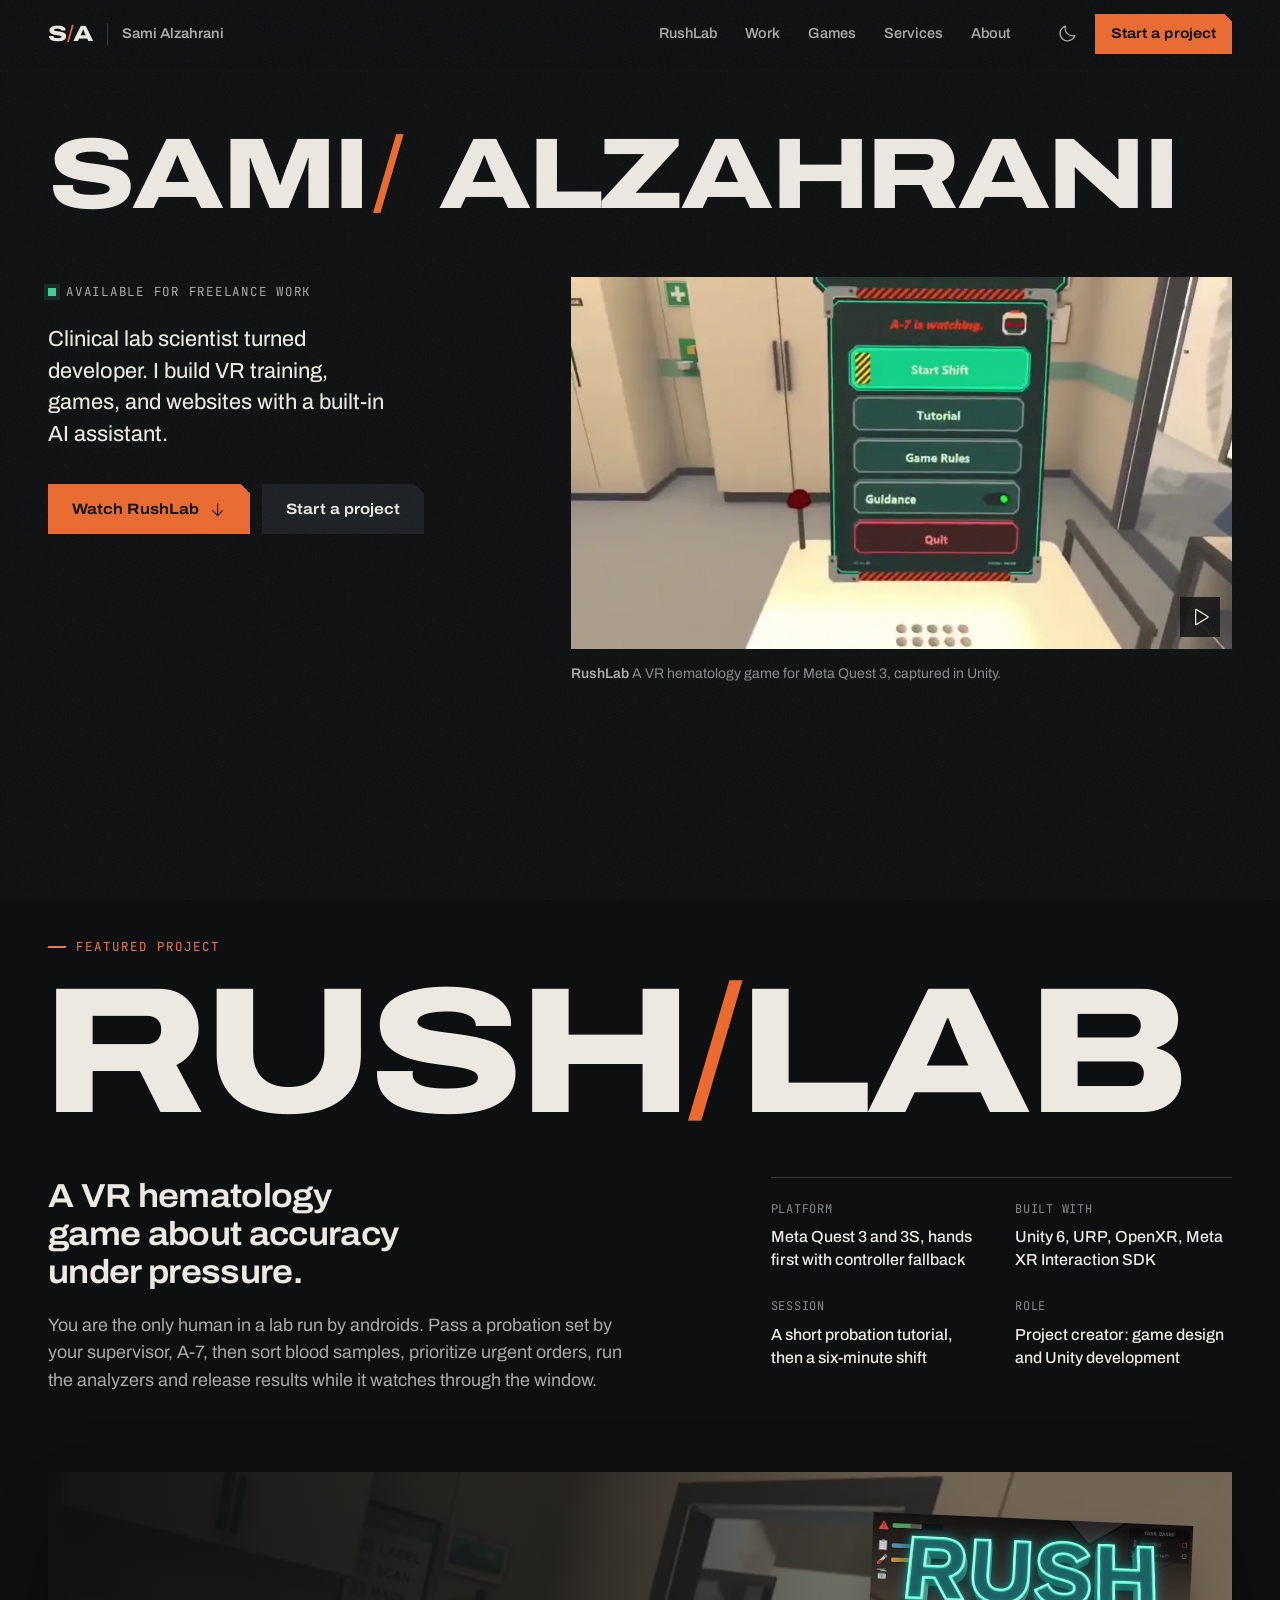
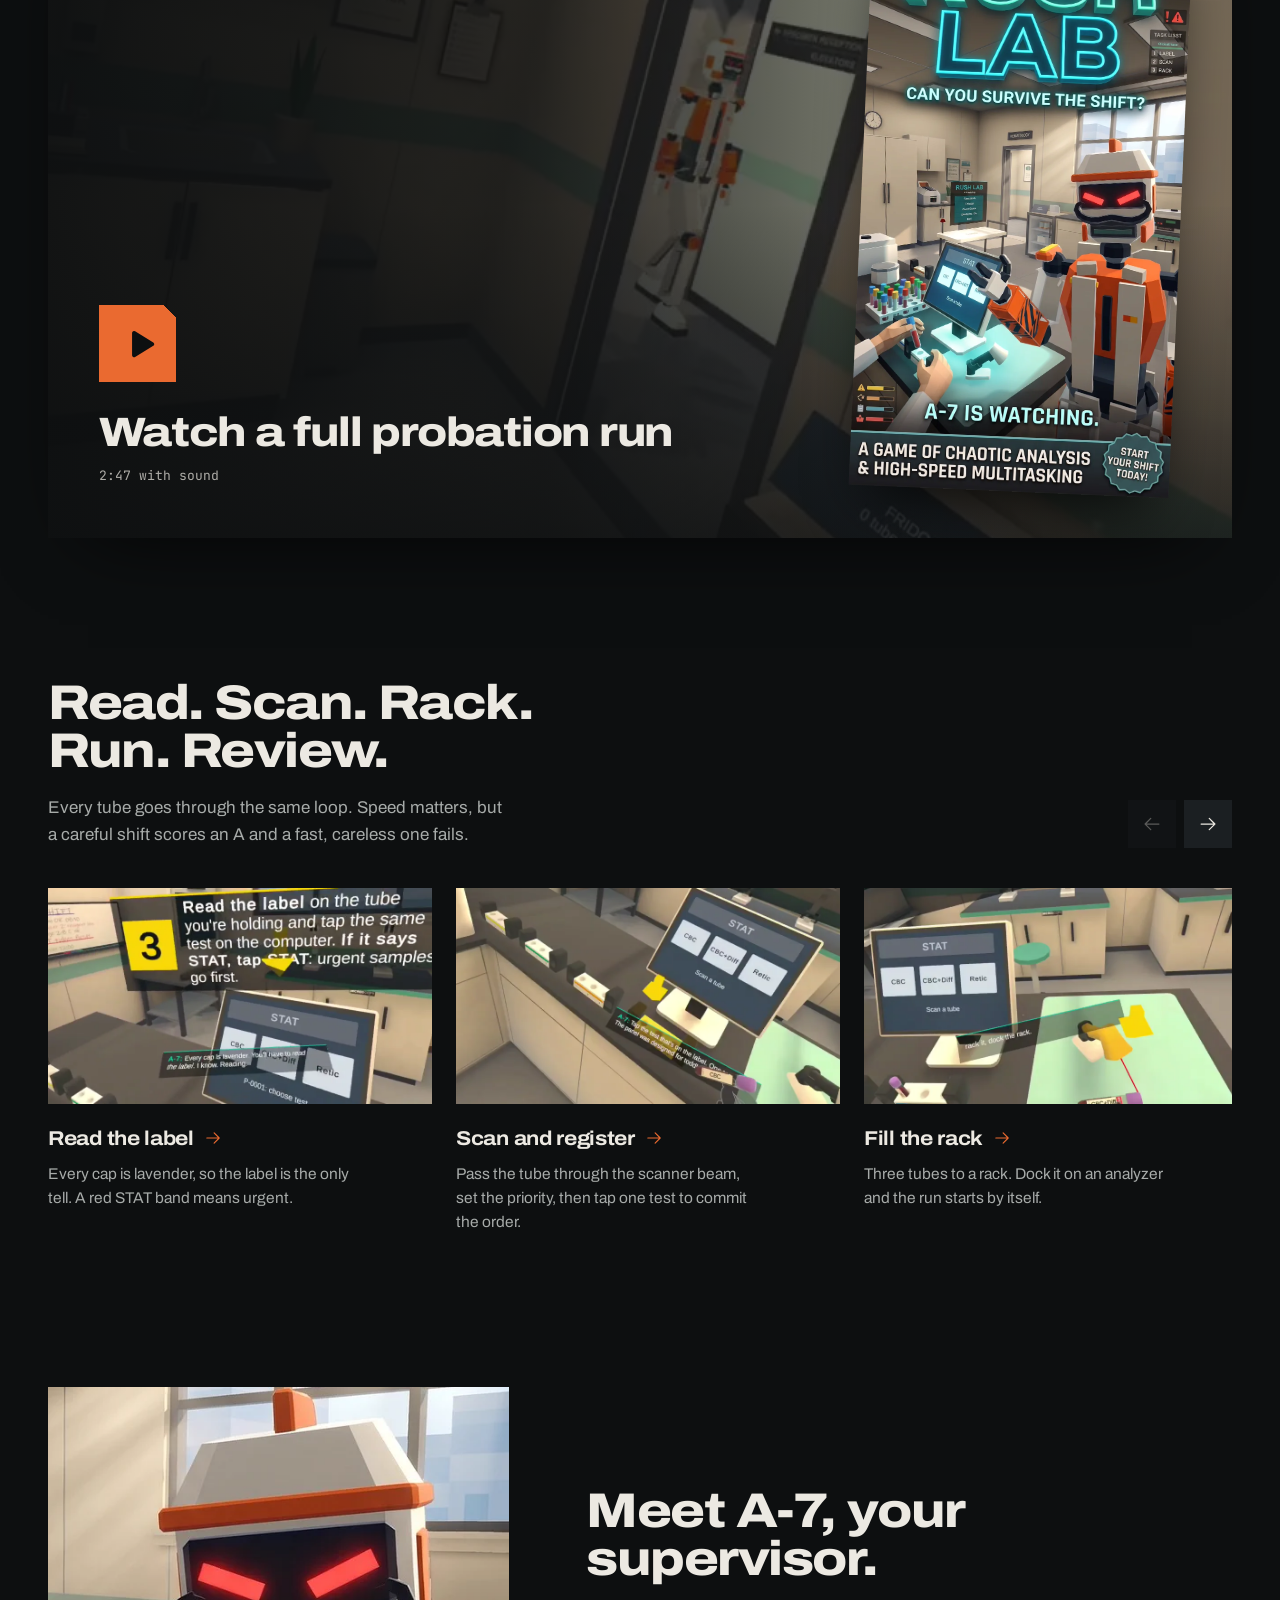
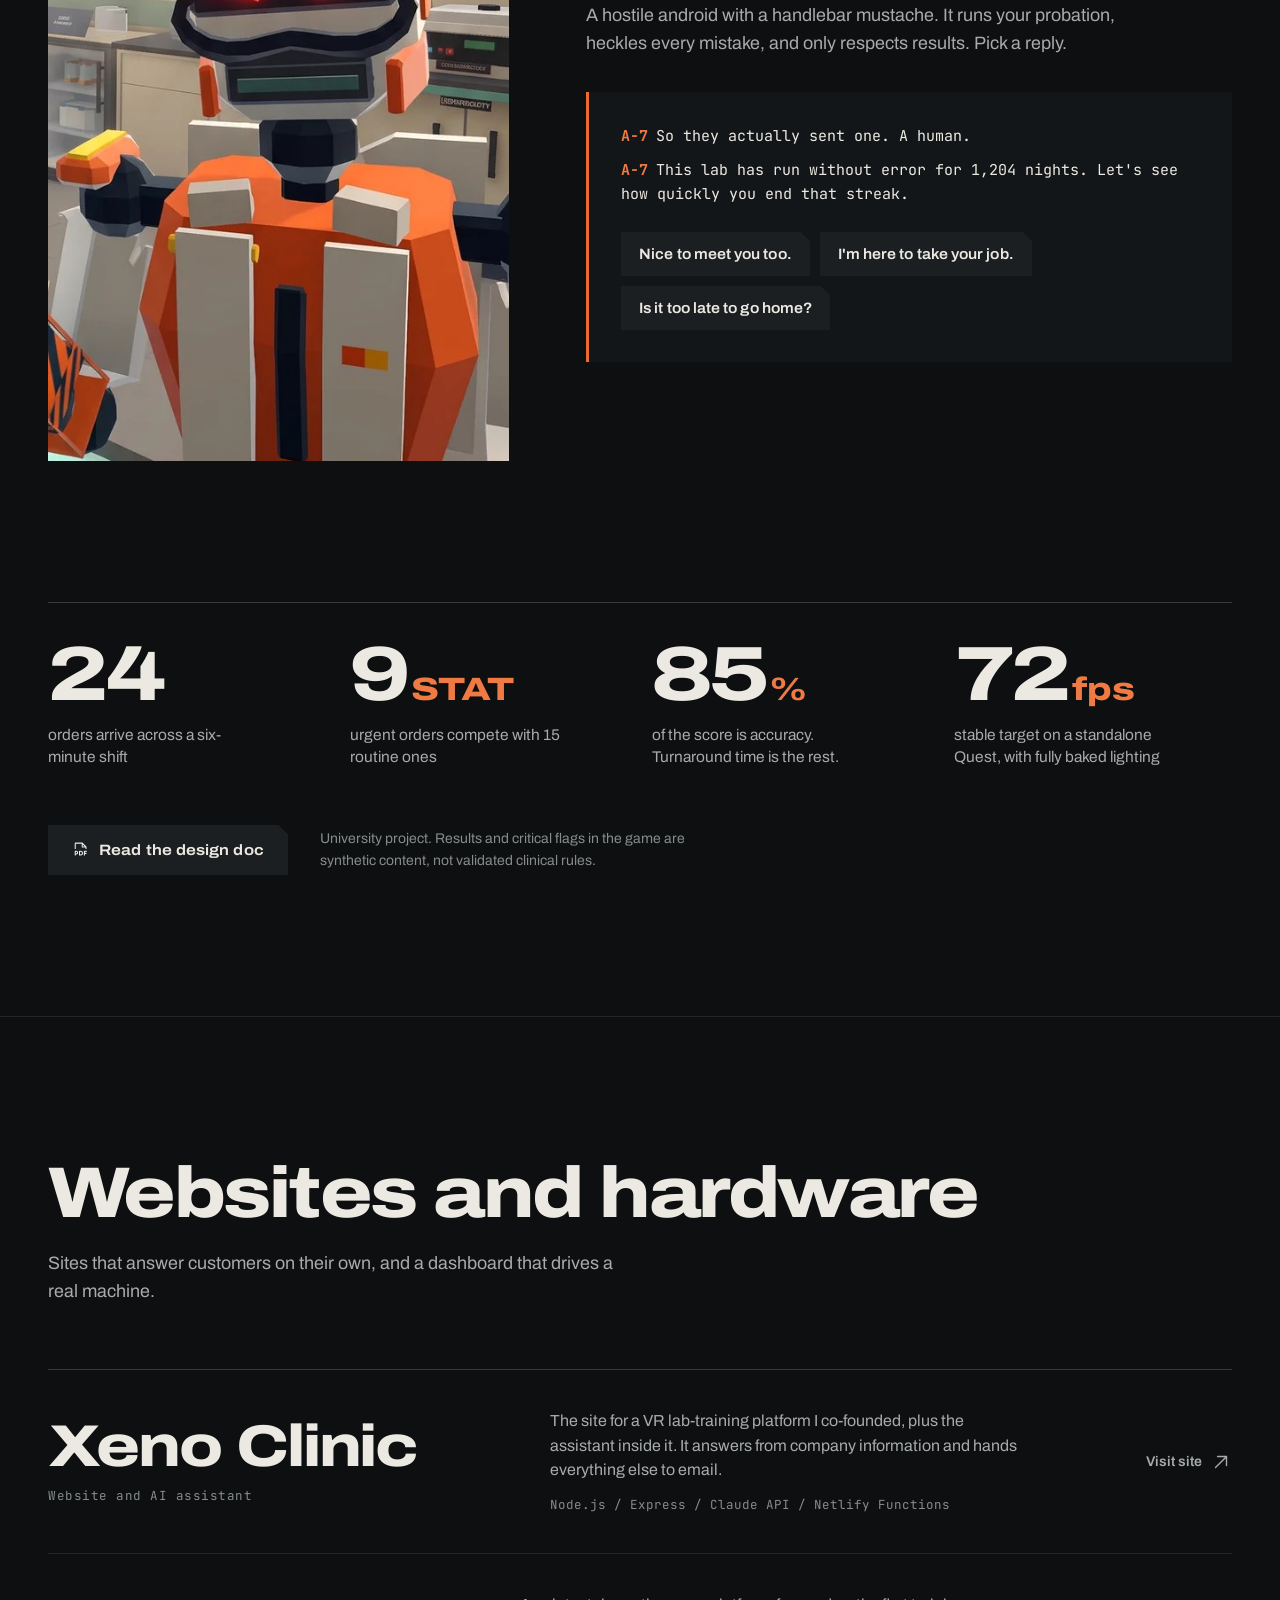
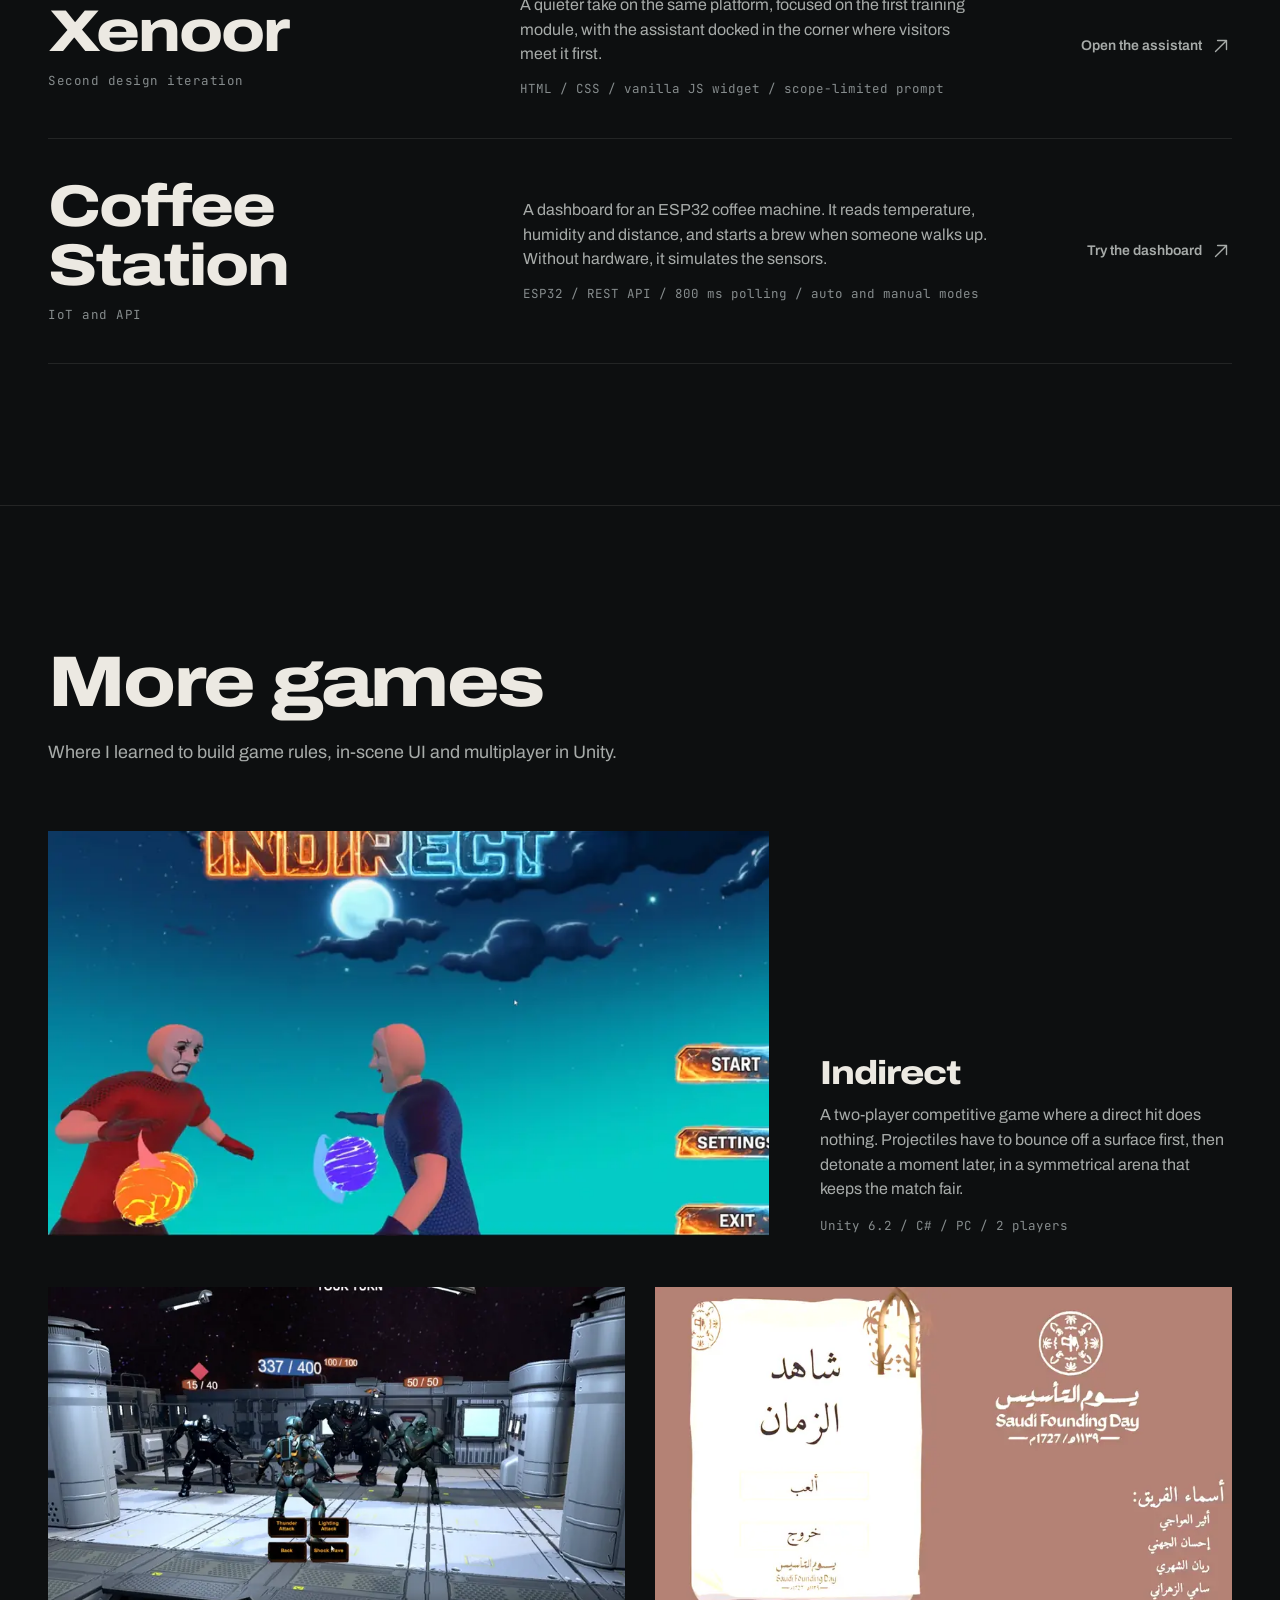
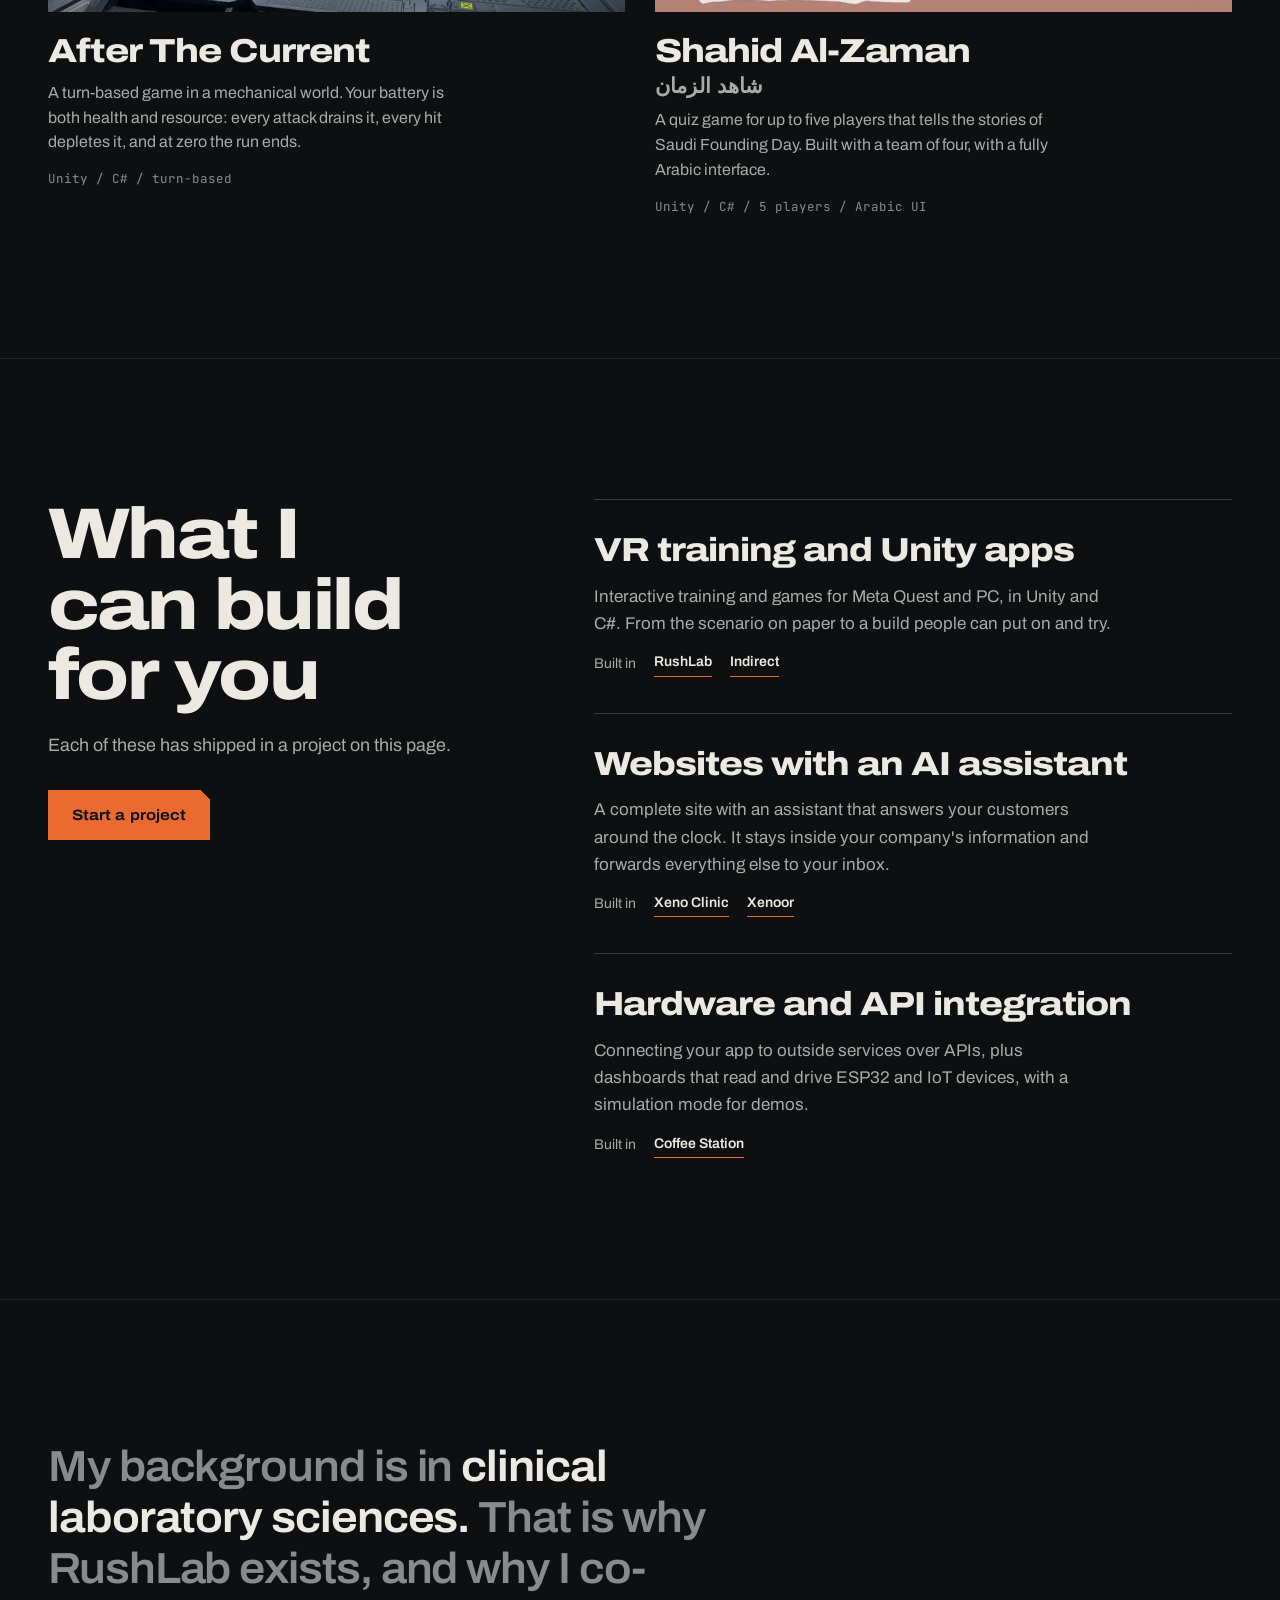
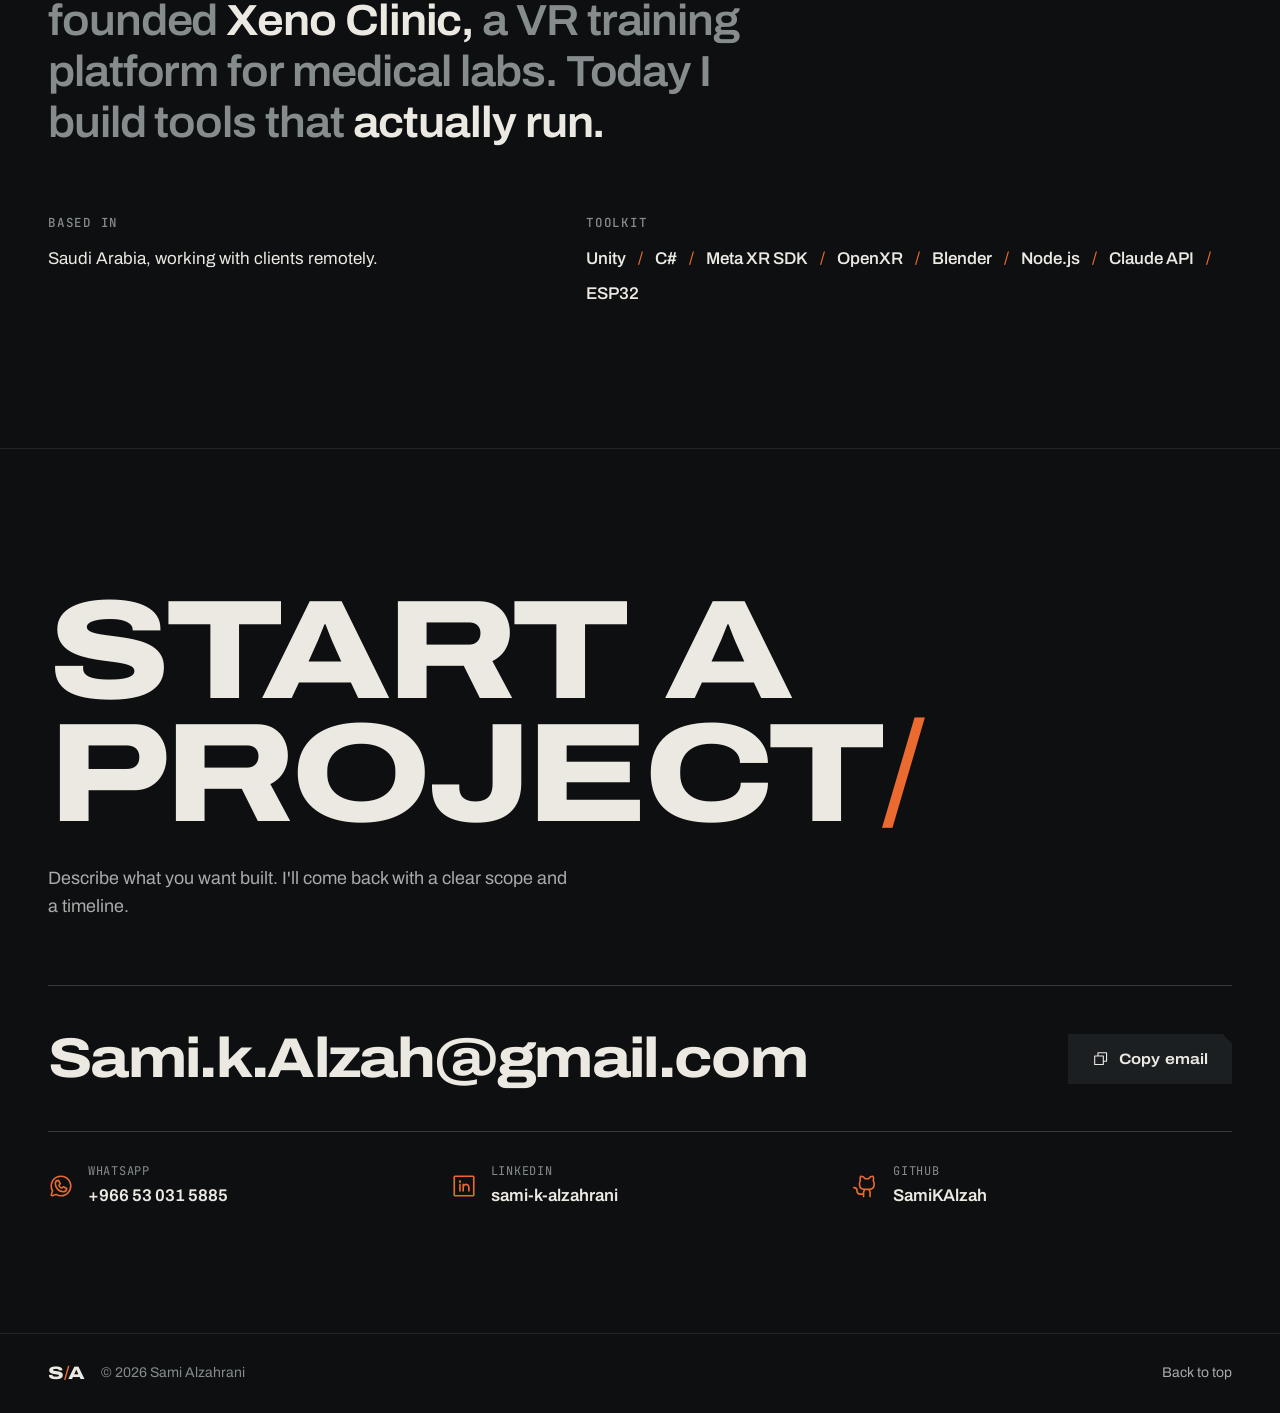
<file: index.html>
<!doctype html>
<html lang="en" dir="ltr">
<head>
<meta charset="utf-8">
<meta name="viewport" content="width=device-width, initial-scale=1">
<title>Sami Alzahrani | VR, games and web developer</title>
<meta name="description" content="Clinical lab scientist turned developer. Sami Alzahrani builds VR training, Unity games, websites with an AI assistant, and software that talks to hardware.">
<meta name="theme-color" content="#0d0f10">
<link rel="canonical" href="https://samikalzah.github.io/">
<meta property="og:type" content="website">
<meta property="og:title" content="Sami Alzahrani | VR, games and web developer">
<meta property="og:description" content="VR training, Unity games, websites with an AI assistant, and software that talks to hardware. Featuring RushLab, a VR hematology game for Meta Quest 3.">
<meta property="og:url" content="https://samikalzah.github.io/">
<meta property="og:image" content="https://samikalzah.github.io/assets/img/og.jpg">
<meta property="og:image:width" content="1200">
<meta property="og:image:height" content="630">
<meta name="twitter:card" content="summary_large_image">
<link rel="icon" href="assets/img/favicon.svg" type="image/svg+xml">
<link rel="preload" href="assets/fonts/archivo-var.woff2" as="font" type="font/woff2" crossorigin>
<link rel="stylesheet" href="assets/css/site.css">
<script>
  (function () {
    var t = null;
    try { t = localStorage.getItem("theme"); } catch (e) {}
    var root = document.documentElement;
    root.setAttribute("data-theme", t === "light" ? "light" : "dark");
    root.classList.add("js");
  })();
</script>
<script type="application/ld+json">
{
  "@context": "https://schema.org",
  "@type": "Person",
  "name": "Sami Alzahrani",
  "jobTitle": "Freelance developer",
  "url": "https://samikalzah.github.io/",
  "sameAs": ["https://www.linkedin.com/in/sami-k-alzahrani/", "https://github.com/SamiKAlzah"],
  "knowsAbout": ["Unity", "Virtual reality", "Meta Quest", "Web development", "IoT"]
}
</script>
</head>
<body>
<svg xmlns="http://www.w3.org/2000/svg" style="display:none" aria-hidden="true">
<symbol id="i-arrow-down" viewBox="0 0 256 256"><path d="M205.66,149.66l-72,72a8,8,0,0,1-11.32,0l-72-72a8,8,0,0,1,11.32-11.32L120,196.69V40a8,8,0,0,1,16,0V196.69l58.34-58.35a8,8,0,0,1,11.32,11.32Z"/></symbol>
<symbol id="i-arrow-left" viewBox="0 0 256 256"><path d="M224,128a8,8,0,0,1-8,8H59.31l58.35,58.34a8,8,0,0,1-11.32,11.32l-72-72a8,8,0,0,1,0-11.32l72-72a8,8,0,0,1,11.32,11.32L59.31,120H216A8,8,0,0,1,224,128Z"/></symbol>
<symbol id="i-arrow-right" viewBox="0 0 256 256"><path d="M221.66,133.66l-72,72a8,8,0,0,1-11.32-11.32L196.69,136H40a8,8,0,0,1,0-16H196.69L138.34,61.66a8,8,0,0,1,11.32-11.32l72,72A8,8,0,0,1,221.66,133.66Z"/></symbol>
<symbol id="i-arrow-up-right" viewBox="0 0 256 256"><path d="M200,64V168a8,8,0,0,1-16,0V83.31L69.66,197.66a8,8,0,0,1-11.32-11.32L172.69,72H88a8,8,0,0,1,0-16H192A8,8,0,0,1,200,64Z"/></symbol>
<symbol id="i-check" viewBox="0 0 256 256"><path d="M229.66,77.66l-128,128a8,8,0,0,1-11.32,0l-56-56a8,8,0,0,1,11.32-11.32L96,188.69,218.34,66.34a8,8,0,0,1,11.32,11.32Z"/></symbol>
<symbol id="i-copy" viewBox="0 0 256 256"><path d="M216,32H88a8,8,0,0,0-8,8V80H40a8,8,0,0,0-8,8V216a8,8,0,0,0,8,8H168a8,8,0,0,0,8-8V176h40a8,8,0,0,0,8-8V40A8,8,0,0,0,216,32ZM160,208H48V96H160Zm48-48H176V88a8,8,0,0,0-8-8H96V48H208Z"/></symbol>
<symbol id="i-envelope-simple" viewBox="0 0 256 256"><path d="M224,48H32a8,8,0,0,0-8,8V192a16,16,0,0,0,16,16H216a16,16,0,0,0,16-16V56A8,8,0,0,0,224,48ZM203.43,64,128,133.15,52.57,64ZM216,192H40V74.19l82.59,75.71a8,8,0,0,0,10.82,0L216,74.19V192Z"/></symbol>
<symbol id="i-file-pdf" viewBox="0 0 256 256"><path d="M224,152a8,8,0,0,1-8,8H192v16h16a8,8,0,0,1,0,16H192v16a8,8,0,0,1-16,0V152a8,8,0,0,1,8-8h32A8,8,0,0,1,224,152ZM92,172a28,28,0,0,1-28,28H56v8a8,8,0,0,1-16,0V152a8,8,0,0,1,8-8H64A28,28,0,0,1,92,172Zm-16,0a12,12,0,0,0-12-12H56v24h8A12,12,0,0,0,76,172Zm88,8a36,36,0,0,1-36,36H112a8,8,0,0,1-8-8V152a8,8,0,0,1,8-8h16A36,36,0,0,1,164,180Zm-16,0a20,20,0,0,0-20-20h-8v40h8A20,20,0,0,0,148,180ZM40,112V40A16,16,0,0,1,56,24h96a8,8,0,0,1,5.66,2.34l56,56A8,8,0,0,1,216,88v24a8,8,0,0,1-16,0V96H152a8,8,0,0,1-8-8V40H56v72a8,8,0,0,1-16,0ZM160,80h28.69L160,51.31Z"/></symbol>
<symbol id="i-github-logo" viewBox="0 0 256 256"><path d="M208.31,75.68A59.78,59.78,0,0,0,202.93,28,8,8,0,0,0,196,24a59.75,59.75,0,0,0-48,24H124A59.75,59.75,0,0,0,76,24a8,8,0,0,0-6.93,4,59.78,59.78,0,0,0-5.38,47.68A58.14,58.14,0,0,0,56,104v8a56.06,56.06,0,0,0,48.44,55.47A39.8,39.8,0,0,0,96,192v8H72a24,24,0,0,1-24-24A40,40,0,0,0,8,136a8,8,0,0,0,0,16,24,24,0,0,1,24,24,40,40,0,0,0,40,40H96v16a8,8,0,0,0,16,0V192a24,24,0,0,1,48,0v40a8,8,0,0,0,16,0V192a39.8,39.8,0,0,0-8.44-24.53A56.06,56.06,0,0,0,216,112v-8A58.14,58.14,0,0,0,208.31,75.68ZM200,112a40,40,0,0,1-40,40H112a40,40,0,0,1-40-40v-8a41.74,41.74,0,0,1,6.9-22.48A8,8,0,0,0,80,73.83a43.81,43.81,0,0,1,.79-33.58,43.88,43.88,0,0,1,32.32,20.06A8,8,0,0,0,119.82,64h32.35a8,8,0,0,0,6.74-3.69,43.87,43.87,0,0,1,32.32-20.06A43.81,43.81,0,0,1,192,73.83a8.09,8.09,0,0,0,1,7.65A41.72,41.72,0,0,1,200,104Z"/></symbol>
<symbol id="i-linkedin-logo" viewBox="0 0 256 256"><path d="M216,24H40A16,16,0,0,0,24,40V216a16,16,0,0,0,16,16H216a16,16,0,0,0,16-16V40A16,16,0,0,0,216,24Zm0,192H40V40H216V216ZM96,112v64a8,8,0,0,1-16,0V112a8,8,0,0,1,16,0Zm88,28v36a8,8,0,0,1-16,0V140a20,20,0,0,0-40,0v36a8,8,0,0,1-16,0V112a8,8,0,0,1,15.79-1.78A36,36,0,0,1,184,140ZM100,84A12,12,0,1,1,88,72,12,12,0,0,1,100,84Z"/></symbol>
<symbol id="i-list" viewBox="0 0 256 256"><path d="M224,128a8,8,0,0,1-8,8H40a8,8,0,0,1,0-16H216A8,8,0,0,1,224,128ZM40,72H216a8,8,0,0,0,0-16H40a8,8,0,0,0,0,16ZM216,184H40a8,8,0,0,0,0,16H216a8,8,0,0,0,0-16Z"/></symbol>
<symbol id="i-moon" viewBox="0 0 256 256"><path d="M233.54,142.23a8,8,0,0,0-8-2,88.08,88.08,0,0,1-109.8-109.8,8,8,0,0,0-10-10,104.84,104.84,0,0,0-52.91,37A104,104,0,0,0,136,224a103.09,103.09,0,0,0,62.52-20.88,104.84,104.84,0,0,0,37-52.91A8,8,0,0,0,233.54,142.23ZM188.9,190.34A88,88,0,0,1,65.66,67.11a89,89,0,0,1,31.4-26A106,106,0,0,0,96,56,104.11,104.11,0,0,0,200,160a106,106,0,0,0,14.92-1.06A89,89,0,0,1,188.9,190.34Z"/></symbol>
<symbol id="i-pause" viewBox="0 0 256 256"><path d="M200,32H160a16,16,0,0,0-16,16V208a16,16,0,0,0,16,16h40a16,16,0,0,0,16-16V48A16,16,0,0,0,200,32Zm0,176H160V48h40ZM96,32H56A16,16,0,0,0,40,48V208a16,16,0,0,0,16,16H96a16,16,0,0,0,16-16V48A16,16,0,0,0,96,32Zm0,176H56V48H96Z"/></symbol>
<symbol id="i-play-fill" viewBox="0 0 256 256"><path d="M240,128a15.74,15.74,0,0,1-7.6,13.51L88.32,229.65a16,16,0,0,1-16.2.3A15.86,15.86,0,0,1,64,216.13V39.87a15.86,15.86,0,0,1,8.12-13.82,16,16,0,0,1,16.2.3L232.4,114.49A15.74,15.74,0,0,1,240,128Z"/></symbol>
<symbol id="i-play" viewBox="0 0 256 256"><path d="M232.4,114.49,88.32,26.35a16,16,0,0,0-16.2-.3A15.86,15.86,0,0,0,64,39.87V216.13A15.94,15.94,0,0,0,80,232a16.07,16.07,0,0,0,8.36-2.35L232.4,141.51a15.81,15.81,0,0,0,0-27ZM80,215.94V40l143.83,88Z"/></symbol>
<symbol id="i-speaker-high" viewBox="0 0 256 256"><path d="M155.51,24.81a8,8,0,0,0-8.42.88L77.25,80H32A16,16,0,0,0,16,96v64a16,16,0,0,0,16,16H77.25l69.84,54.31A8,8,0,0,0,160,224V32A8,8,0,0,0,155.51,24.81ZM32,96H72v64H32ZM144,207.64,88,164.09V91.91l56-43.55Zm54-106.08a40,40,0,0,1,0,52.88,8,8,0,0,1-12-10.58,24,24,0,0,0,0-31.72,8,8,0,0,1,12-10.58ZM248,128a79.9,79.9,0,0,1-20.37,53.34,8,8,0,0,1-11.92-10.67,64,64,0,0,0,0-85.33,8,8,0,1,1,11.92-10.67A79.83,79.83,0,0,1,248,128Z"/></symbol>
<symbol id="i-speaker-slash" viewBox="0 0 256 256"><path d="M53.92,34.62A8,8,0,1,0,42.08,45.38L73.55,80H32A16,16,0,0,0,16,96v64a16,16,0,0,0,16,16H77.25l69.84,54.31A8,8,0,0,0,160,224V175.09l42.08,46.29a8,8,0,1,0,11.84-10.76ZM32,96H72v64H32ZM144,207.64,88,164.09V95.89l56,61.6Zm42-63.77a24,24,0,0,0,0-31.72,8,8,0,1,1,12-10.57,40,40,0,0,1,0,52.88,8,8,0,0,1-12-10.59Zm-80.16-76a8,8,0,0,1,1.4-11.23l39.85-31A8,8,0,0,1,160,32v74.83a8,8,0,0,1-16,0V48.36l-26.94,21A8,8,0,0,1,105.84,67.91ZM248,128a79.9,79.9,0,0,1-20.37,53.34,8,8,0,0,1-11.92-10.67,64,64,0,0,0,0-85.33,8,8,0,1,1,11.92-10.67A79.83,79.83,0,0,1,248,128Z"/></symbol>
<symbol id="i-sun" viewBox="0 0 256 256"><path d="M120,40V16a8,8,0,0,1,16,0V40a8,8,0,0,1-16,0Zm72,88a64,64,0,1,1-64-64A64.07,64.07,0,0,1,192,128Zm-16,0a48,48,0,1,0-48,48A48.05,48.05,0,0,0,176,128ZM58.34,69.66A8,8,0,0,0,69.66,58.34l-16-16A8,8,0,0,0,42.34,53.66Zm0,116.68-16,16a8,8,0,0,0,11.32,11.32l16-16a8,8,0,0,0-11.32-11.32ZM192,72a8,8,0,0,0,5.66-2.34l16-16a8,8,0,0,0-11.32-11.32l-16,16A8,8,0,0,0,192,72Zm5.66,114.34a8,8,0,0,0-11.32,11.32l16,16a8,8,0,0,0,11.32-11.32ZM48,128a8,8,0,0,0-8-8H16a8,8,0,0,0,0,16H40A8,8,0,0,0,48,128Zm80,80a8,8,0,0,0-8,8v24a8,8,0,0,0,16,0V216A8,8,0,0,0,128,208Zm112-88H216a8,8,0,0,0,0,16h24a8,8,0,0,0,0-16Z"/></symbol>
<symbol id="i-whatsapp-logo" viewBox="0 0 256 256"><path d="M187.58,144.84l-32-16a8,8,0,0,0-8,.5l-14.69,9.8a40.55,40.55,0,0,1-16-16l9.8-14.69a8,8,0,0,0,.5-8l-16-32A8,8,0,0,0,104,64a40,40,0,0,0-40,40,88.1,88.1,0,0,0,88,88,40,40,0,0,0,40-40A8,8,0,0,0,187.58,144.84ZM152,176a72.08,72.08,0,0,1-72-72A24,24,0,0,1,99.29,80.46l11.48,23L101,118a8,8,0,0,0-.73,7.51,56.47,56.47,0,0,0,30.15,30.15A8,8,0,0,0,138,155l14.61-9.74,23,11.48A24,24,0,0,1,152,176ZM128,24A104,104,0,0,0,36.18,176.88L24.83,210.93a16,16,0,0,0,20.24,20.24l34.05-11.35A104,104,0,1,0,128,24Zm0,192a87.87,87.87,0,0,1-44.06-11.81,8,8,0,0,0-6.54-.67L40,216,52.47,178.6a8,8,0,0,0-.66-6.54A88,88,0,1,1,128,216Z"/></symbol>
<symbol id="i-x" viewBox="0 0 256 256"><path d="M205.66,194.34a8,8,0,0,1-11.32,11.32L128,139.31,61.66,205.66a8,8,0,0,1-11.32-11.32L116.69,128,50.34,61.66A8,8,0,0,1,61.66,50.34L128,116.69l66.34-66.35a8,8,0,0,1,11.32,11.32L139.31,128Z"/></symbol>
</svg>
<a class="skip" href="#main">Skip to content</a>

<header class="nav" id="top">
  <div class="wrap nav__in">
    <a class="nav__brand" href="#top" aria-label="Sami Alzahrani, back to top">
      <span class="mark" aria-hidden="true">S<span class="mark__slash">/</span>A</span>
      <span class="nav__name">Sami Alzahrani</span>
    </a>
    <nav aria-label="Primary">
      <ul class="nav__links">
        <li><a href="#rushlab">RushLab</a></li>
        <li><a href="#work">Work</a></li>
        <li><a href="#games">Games</a></li>
        <li><a href="#services">Services</a></li>
        <li><a href="#about">About</a></li>
      </ul>
    </nav>
    <div class="nav__actions">
      <button class="icon-btn" type="button" data-theme-toggle aria-label="Switch to light theme">
        <svg class="icon icon-moon" aria-hidden="true"><use href="#i-moon"/></svg>
        <svg class="icon icon-sun" aria-hidden="true"><use href="#i-sun"/></svg>
      </button>
      <a class="btn btn--primary btn--sm" href="#contact">Start a project</a>
      <button class="icon-btn nav__menu-btn" type="button" aria-expanded="false" aria-controls="nav-panel" aria-label="Open menu">
        <svg class="icon" aria-hidden="true"><use href="#i-list"/></svg>
      </button>
    </div>
  </div>
  <div class="nav__panel" id="nav-panel" hidden>
    <a href="#rushlab">RushLab</a>
    <a href="#work">Work</a>
    <a href="#games">Games</a>
    <a href="#services">Services</a>
    <a href="#about">About</a>
    <a class="btn btn--primary" href="#contact">Start a project</a>
  </div>
</header>
<div class="nav-sentinel" aria-hidden="true"></div>

<main id="main">

  <!-- ============ HERO ============ -->
  <section class="hero" aria-labelledby="hero-title">
    <div class="wrap">
      <h1 class="hero__name display" id="hero-title" aria-label="Sami Alzahrani">
        <span class="line" aria-hidden="true"><span>Sami<span class="slash">/</span></span></span>
        <span class="line" aria-hidden="true"><span>Alzahrani</span></span>
      </h1>

      <div class="hero__grid">
        <div class="hero__copy">
          <p class="status"><span class="status__dot" aria-hidden="true"></span>Available for freelance work</p>
          <p class="hero__lede">Clinical lab scientist turned developer. I build VR training, games, and websites with a built-in AI assistant.</p>
          <div class="hero__ctas">
            <a class="btn btn--primary" href="#rushlab">Watch RushLab <svg class="icon icon--down" aria-hidden="true"><use href="#i-arrow-down"/></svg></a>
            <a class="btn" href="#contact">Start a project</a>
          </div>
        </div>

        <div class="hero__media">
          <div class="frame">
            <video id="hero-video" muted loop playsinline preload="metadata" poster="assets/img/rl-loop-poster.webp" aria-label="RushLab gameplay montage: the start menu, supervisor A-7 at the window, registering a STAT sample, analyzers and the review monitor">
              <source src="assets/video/rushlab-loop.mp4" type="video/mp4">
            </video>
            <button class="icon-btn frame__ctrl" type="button" aria-pressed="false" aria-label="Pause background video" data-hero-toggle>
              <svg class="icon icon-pause" aria-hidden="true"><use href="#i-pause"/></svg>
              <svg class="icon icon-play" aria-hidden="true"><use href="#i-play"/></svg>
            </button>
          </div>
          <p class="caption"><strong>RushLab</strong> A VR hematology game for Meta Quest 3, captured in Unity.</p>
        </div>
      </div>
    </div>
  </section>

  <!-- ============ RUSHLAB ============ -->
  <section class="section" id="rushlab" aria-labelledby="rl-title">
    <div class="wrap">
      <p class="eyebrow" data-reveal>Featured project</p>
      <h2 class="rl-title display" id="rl-title" data-reveal>Rush<span class="slash">/</span>Lab</h2>

      <div class="rl-intro">
        <div data-reveal>
          <p class="rl-tagline">A VR hematology game about accuracy under pressure.</p>
          <p class="lede">You are the only human in a lab run by androids. Pass a probation set by your supervisor, A-7, then sort blood samples, prioritize urgent orders, run the analyzers and release results while it watches through the window.</p>
        </div>
        <dl class="facts" data-reveal style="--i:1">
          <div><dt>Platform</dt><dd>Meta Quest 3 and 3S, hands first with controller fallback</dd></div>
          <div><dt>Built with</dt><dd>Unity 6, URP, OpenXR, Meta XR Interaction SDK</dd></div>
          <div><dt>Session</dt><dd>A short probation tutorial, then a six-minute shift</dd></div>
          <div><dt>Role</dt><dd>Project creator: game design and Unity development</dd></div>
        </dl>
      </div>

      <div class="player" data-player data-reveal>
        <video id="rl-video" preload="none" playsinline poster="assets/img/rl-menu.webp">
          <source src="assets/video/rushlab-gameplay.mp4" type="video/mp4">
        </video>
        <button class="player__cover" type="button" aria-label="Play the RushLab gameplay video, 2 minutes 47 seconds, with sound">
          <img class="player__cover-bg" src="assets/img/rl-entrance.webp" alt="" loading="lazy" width="848" height="478">
          <img class="player__poster" src="assets/img/rl-poster.webp" alt="" loading="lazy" width="900" height="1612">
          <span class="player__copy">
            <span class="player__play" aria-hidden="true"><svg class="icon"><use href="#i-play-fill"/></svg></span>
            <span class="player__title">Watch a full probation run</span>
            <span class="player__meta">2:47 with sound</span>
          </span>
        </button>
      </div>

      <!-- the loop -->
      <div class="loop">
        <div class="loop__head">
          <div data-reveal>
            <h3 class="h3">Read. Scan. Rack. Run. Review.</h3>
            <p class="loop__note">Every tube goes through the same loop. Speed matters, but a careful shift scores an A and a fast, careless one fails.</p>
          </div>
          <div class="loop__nav" data-reveal>
            <button class="icon-btn" type="button" data-loop-prev aria-label="Previous step" disabled>
              <svg class="icon" aria-hidden="true"><use href="#i-arrow-left"/></svg>
            </button>
            <button class="icon-btn" type="button" data-loop-next aria-label="Next step">
              <svg class="icon" aria-hidden="true"><use href="#i-arrow-right"/></svg>
            </button>
          </div>
        </div>
        <ol class="loop__track" tabindex="0" aria-label="The RushLab sample loop, six steps">
          <li class="loop__step">
            <figure><img src="assets/img/rl-read-label.webp" alt="In-game instruction asking the player to read the tube label and tap the matching test" loading="lazy" width="848" height="478"></figure>
            <h4>Read the label <svg class="icon" aria-hidden="true"><use href="#i-arrow-right"/></svg></h4>
            <p>Every cap is lavender, so the label is the only tell. A red STAT band means urgent.</p>
          </li>
          <li class="loop__step">
            <figure><img src="assets/img/rl-scan.webp" alt="The registration panel with CBC, CBC plus Diff and Retic buttons" loading="lazy" width="848" height="478"></figure>
            <h4>Scan and register <svg class="icon" aria-hidden="true"><use href="#i-arrow-right"/></svg></h4>
            <p>Pass the tube through the scanner beam, set the priority, then tap one test to commit the order.</p>
          </li>
          <li class="loop__step">
            <figure><img src="assets/img/rl-rack.webp" alt="A hand placing a tube into a rack with a guidance arrow" loading="lazy" width="848" height="478"></figure>
            <h4>Fill the rack <svg class="icon" aria-hidden="true"><use href="#i-arrow-right"/></svg></h4>
            <p>Three tubes to a rack. Dock it on an analyzer and the run starts by itself.</p>
          </li>
          <li class="loop__step">
            <figure><img src="assets/img/rl-analyzers.webp" alt="Three analyzers on the north wall, one reading a rack" loading="lazy" width="848" height="478"></figure>
            <h4>Run the analyzer <svg class="icon" aria-hidden="true"><use href="#i-arrow-right"/></svg></h4>
            <p>Analyzers read registered STAT tubes first, then the rest in slot order.</p>
          </li>
          <li class="loop__step">
            <figure><img src="assets/img/rl-review.webp" alt="The review monitor showing a CBC result with Release and Rerun buttons" loading="lazy" width="848" height="478"></figure>
            <h4>Review the result <svg class="icon" aria-hidden="true"><use href="#i-arrow-right"/></svg></h4>
            <p>One decision per visit: release it to the fridge, or send it back for a rerun.</p>
          </li>
          <li class="loop__step">
            <figure><img src="assets/img/rl-critical.webp" alt="A critical value flagged on the review monitor while A-7 tells the player to call it" loading="lazy" width="848" height="478"></figure>
            <h4>Call the critical</h4>
            <p>A critical value goes to the doctor on the wall phone. Calling a normal result counts as a mistake.</p>
          </li>
        </ol>
      </div>

      <!-- A-7 -->
      <div class="a7">
        <figure class="a7__portrait" data-reveal>
          <img src="assets/img/rl-a7-portrait.webp" alt="A-7, a white android with hazard-orange plating, glowing red eyes and a handlebar mustache" loading="lazy" width="520" height="900">
        </figure>
        <div class="a7__body" data-reveal style="--i:1">
          <h3 class="h3">Meet A-7, your supervisor.</h3>
          <p class="lede">A hostile android with a handlebar mustache. It runs your probation, heckles every mistake, and only respects results. Pick a reply.</p>

          <div class="console" data-a7>
            <p class="console__line"><span class="console__who">A-7</span>So they actually sent one. A human.</p>
            <p class="console__line"><span class="console__who">A-7</span>This lab has run without error for 1,204 nights. Let's see how quickly you end that streak.</p>
            <div aria-live="polite" data-a7-log></div>
            <div class="replies" role="group" aria-label="Your reply">
              <button class="btn reply" type="button" aria-pressed="false" data-reply="It is not nice. Nothing about this is nice.">Nice to meet you too.</button>
              <button class="btn reply" type="button" aria-pressed="false" data-reply="You're here to prove why nobody gives humans jobs anymore.">I'm here to take your job.</button>
              <button class="btn reply" type="button" aria-pressed="false" data-reply="Yes. Your probation has already started. Pick up a tube.">Is it too late to go home?</button>
            </div>
            <button class="console__reset" type="button" data-a7-reset hidden>Try another reply</button>
          </div>
        </div>
      </div>

      <!-- numbers -->
      <dl class="stats">
        <div data-reveal><dt class="sr-only">Orders per shift</dt><dd><span class="stat__num">24</span><span class="stat__label">orders arrive across a six-minute shift</span></dd></div>
        <div data-reveal style="--i:1"><dt class="sr-only">Urgent orders</dt><dd><span class="stat__num">9<small>STAT</small></span><span class="stat__label">urgent orders compete with 15 routine ones</span></dd></div>
        <div data-reveal style="--i:2"><dt class="sr-only">Accuracy weight</dt><dd><span class="stat__num">85<small>%</small></span><span class="stat__label">of the score is accuracy. Turnaround time is the rest.</span></dd></div>
        <div data-reveal style="--i:3"><dt class="sr-only">Frame rate target</dt><dd><span class="stat__num">72<small>fps</small></span><span class="stat__label">stable target on a standalone Quest, with fully baked lighting</span></dd></div>
      </dl>

      <div class="rl-foot" data-reveal>
        <a class="btn" href="assets/docs/rushlab-game-design-document.pdf" target="_blank" rel="noopener">
          <svg class="icon" aria-hidden="true"><use href="#i-file-pdf"/></svg> Read the design doc
        </a>
        <p class="rl-foot__note">University project. Results and critical flags in the game are synthetic content, not validated clinical rules.</p>
      </div>
    </div>
  </section>

  <!-- ============ WORK ============ -->
  <section class="section" id="work" aria-labelledby="work-title">
    <div class="wrap">
      <h2 class="h2" id="work-title" data-reveal>Websites and hardware</h2>
      <p class="lede" data-reveal>Sites that answer customers on their own, and a dashboard that drives a real machine.</p>

      <ul class="work-list" data-work-list>
        <li data-reveal>
          <a class="work-row" href="https://xeno-clinic.com" target="_blank" rel="noopener">
            <img class="work-row__thumb" src="assets/img/xeno-clinic.webp" alt="Xeno Clinic homepage" loading="lazy" width="737" height="415">
            <span>
              <span class="work-row__name">Xeno Clinic</span>
              <span class="work-row__kind">Website and AI assistant</span>
            </span>
            <span class="work-row__desc-wrap">
              <span class="work-row__desc">The site for a VR lab-training platform I co-founded, plus the assistant inside it. It answers from company information and hands everything else to email.</span>
              <span class="work-row__stack">Node.js / Express / Claude API / Netlify Functions</span>
            </span>
            <span class="work-row__go"><span>Visit site</span><svg class="icon" aria-hidden="true"><use href="#i-arrow-up-right"/></svg></span>
          </a>
        </li>
        <li data-reveal>
          <a class="work-row" href="https://xenoor.netlify.app/" target="_blank" rel="noopener">
            <img class="work-row__thumb" src="assets/img/xenoor.webp" alt="The Xenoor site with its chat assistant open" loading="lazy" width="655" height="310">
            <span>
              <span class="work-row__name">Xenoor</span>
              <span class="work-row__kind">Second design iteration</span>
            </span>
            <span class="work-row__desc-wrap">
              <span class="work-row__desc">A quieter take on the same platform, focused on the first training module, with the assistant docked in the corner where visitors meet it first.</span>
              <span class="work-row__stack">HTML / CSS / vanilla JS widget / scope-limited prompt</span>
            </span>
            <span class="work-row__go"><span>Open the assistant</span><svg class="icon" aria-hidden="true"><use href="#i-arrow-up-right"/></svg></span>
          </a>
        </li>
        <li data-reveal>
          <a class="work-row" href="coffee-station/" target="_blank" rel="noopener">
            <img class="work-row__thumb" src="assets/img/coffee-station.webp" alt="Coffee Station control dashboard" loading="lazy" width="620" height="610">
            <span>
              <span class="work-row__name">Coffee Station</span>
              <span class="work-row__kind">IoT and API</span>
            </span>
            <span class="work-row__desc-wrap">
              <span class="work-row__desc">A dashboard for an ESP32 coffee machine. It reads temperature, humidity and distance, and starts a brew when someone walks up. Without hardware, it simulates the sensors.</span>
              <span class="work-row__stack">ESP32 / REST API / 800 ms polling / auto and manual modes</span>
            </span>
            <span class="work-row__go"><span>Try the dashboard</span><svg class="icon" aria-hidden="true"><use href="#i-arrow-up-right"/></svg></span>
          </a>
        </li>
      </ul>
    </div>
    <div class="preview" aria-hidden="true" data-preview></div>
  </section>

  <!-- ============ GAMES ============ -->
  <section class="section" id="games" aria-labelledby="games-title">
    <div class="wrap">
      <h2 class="h2" id="games-title" data-reveal>More games</h2>
      <p class="lede" data-reveal>Where I learned to build game rules, in-scene UI and multiplayer in Unity.</p>

      <div class="games">
        <article class="game game--wide" data-reveal>
          <figure class="game__img"><img src="assets/img/indirect.webp" alt="Indirect title screen with two players and glowing projectiles" loading="lazy" width="820" height="461"></figure>
          <div class="game__body">
            <h3>Indirect</h3>
            <p>A two-player competitive game where a direct hit does nothing. Projectiles have to bounce off a surface first, then detonate a moment later, in a symmetrical arena that keeps the match fair.</p>
            <span class="game__stack">Unity 6.2 / C# / PC / 2 players</span>
          </div>
        </article>
        <article class="game" data-reveal>
          <figure class="game__img"><img src="assets/img/after-the-current.webp" alt="After The Current combat scene with robots on a space station deck" loading="lazy" width="820" height="461"></figure>
          <div class="game__body">
            <h3>After The Current</h3>
            <p>A turn-based game in a mechanical world. Your battery is both health and resource: every attack drains it, every hit depletes it, and at zero the run ends.</p>
            <span class="game__stack">Unity / C# / turn-based</span>
          </div>
        </article>
        <article class="game" data-reveal style="--i:1">
          <figure class="game__img"><img src="assets/img/shahid-al-zaman.webp" alt="Shahid Al-Zaman title screen in Arabic with the Saudi Founding Day logo" loading="lazy" width="820" height="461"></figure>
          <div class="game__body">
            <h3>Shahid Al-Zaman <span class="ar" lang="ar" dir="rtl">شاهد الزمان</span></h3>
            <p>A quiz game for up to five players that tells the stories of Saudi Founding Day. Built with a team of four, with a fully Arabic interface.</p>
            <span class="game__stack">Unity / C# / 5 players / Arabic UI</span>
          </div>
        </article>
      </div>
    </div>
  </section>

  <!-- ============ SERVICES ============ -->
  <section class="section" id="services" aria-labelledby="services-title">
    <div class="wrap services">
      <div class="services__head" data-reveal>
        <h2 class="h2" id="services-title">What I can build for you</h2>
        <p class="lede">Each of these has shipped in a project on this page.</p>
        <a class="btn btn--primary" href="#contact">Start a project</a>
      </div>
      <div>
        <article class="service" data-reveal>
          <h3>VR training and Unity apps</h3>
          <p>Interactive training and games for Meta Quest and PC, in Unity and C#. From the scenario on paper to a build people can put on and try.</p>
          <p class="service__proof">Built in <a class="link" href="#rushlab">RushLab</a> <a class="link" href="#games">Indirect</a></p>
        </article>
        <article class="service" data-reveal>
          <h3>Websites with an AI assistant</h3>
          <p>A complete site with an assistant that answers your customers around the clock. It stays inside your company's information and forwards everything else to your inbox.</p>
          <p class="service__proof">Built in <a class="link" href="#work">Xeno Clinic</a> <a class="link" href="#work">Xenoor</a></p>
        </article>
        <article class="service" data-reveal>
          <h3>Hardware and API integration</h3>
          <p>Connecting your app to outside services over APIs, plus dashboards that read and drive ESP32 and IoT devices, with a simulation mode for demos.</p>
          <p class="service__proof">Built in <a class="link" href="#work">Coffee Station</a></p>
        </article>
      </div>
    </div>
  </section>

  <!-- ============ ABOUT ============ -->
  <section class="section" id="about" aria-labelledby="about-title">
    <div class="wrap">
      <h2 class="sr-only" id="about-title">About</h2>
      <p class="about__text" data-reveal>My background is in <strong>clinical laboratory sciences.</strong> That is why RushLab exists, and why I co-founded <strong>Xeno Clinic,</strong> a VR training platform for medical labs. Today I build tools that <strong>actually run.</strong></p>
      <div class="about__meta">
        <div data-reveal>
          <h3>Based in</h3>
          <p>Saudi Arabia, working with clients remotely.</p>
        </div>
        <div data-reveal style="--i:1">
          <h3>Toolkit</h3>
          <ul class="toolkit">
            <li>Unity</li><li>C#</li><li>Meta XR SDK</li><li>OpenXR</li><li>Blender</li><li>Node.js</li><li>Claude API</li><li>ESP32</li>
          </ul>
        </div>
      </div>
    </div>
  </section>

  <!-- ============ CONTACT ============ -->
  <section class="section contact" id="contact" aria-labelledby="contact-title">
    <div class="wrap">
      <h2 class="contact__title display" id="contact-title" data-reveal>Start a<br>project<span class="slash">/</span></h2>
      <p class="lede" data-reveal>Describe what you want built. I'll come back with a clear scope and a timeline.</p>

      <div class="email" data-reveal>
        <a class="email__addr" href="mailto:Sami.k.Alzah@gmail.com">Sami.k.Alzah@gmail.com</a>
        <button class="btn" type="button" data-copy="Sami.k.Alzah@gmail.com">
          <svg class="icon" aria-hidden="true"><use href="#i-copy"/></svg> <span data-copy-label>Copy email</span>
        </button>
      </div>

      <div class="channels" data-reveal>
        <a class="channel" href="https://wa.me/966530315885" target="_blank" rel="noopener">
          <svg class="icon" aria-hidden="true"><use href="#i-whatsapp-logo"/></svg>
          <span><span class="channel__k">WhatsApp</span><span class="channel__v">+966 53 031 5885</span></span>
        </a>
        <a class="channel" href="https://www.linkedin.com/in/sami-k-alzahrani/" target="_blank" rel="noopener">
          <svg class="icon" aria-hidden="true"><use href="#i-linkedin-logo"/></svg>
          <span><span class="channel__k">LinkedIn</span><span class="channel__v">sami-k-alzahrani</span></span>
        </a>
        <a class="channel" href="https://github.com/SamiKAlzah" target="_blank" rel="noopener">
          <svg class="icon" aria-hidden="true"><use href="#i-github-logo"/></svg>
          <span><span class="channel__k">GitHub</span><span class="channel__v">SamiKAlzah</span></span>
        </a>
      </div>
    </div>
  </section>
</main>

<footer class="footer">
  <div class="wrap footer__in">
    <div class="footer__left">
      <span class="mark" aria-hidden="true">S<span class="mark__slash">/</span>A</span>
      <span>&copy; <span data-year>2026</span> Sami Alzahrani</span>
    </div>
    <a href="#top">Back to top</a>
  </div>
</footer>

<div class="toast" role="status" aria-live="polite" data-toast></div>

<script src="assets/js/main.js" defer></script>
</body>
</html>
</file>
<file: assets/css/site.css>
/* ==========================================================================
   Sami Alzahrani - portfolio
   Brand: "S/A". Graphite instrument panel, hazard-orange accent (A-7),
   one diagonal motif (the scanner beam / path slash).
   Shape rule: everything is square-cornered. Interactive elements get a
   single chamfered top-right corner. No rounded corners anywhere.
   ========================================================================== */

@font-face {
  font-family: "Archivo";
  src: url("../fonts/archivo-var.woff2") format("woff2");
  font-weight: 100 900;
  font-stretch: 62% 125%;
  font-style: normal;
  font-display: swap;
}
@font-face {
  font-family: "Archivo";
  src: url("../fonts/archivo-var-italic.woff2") format("woff2");
  font-weight: 100 900;
  font-stretch: 62% 125%;
  font-style: italic;
  font-display: swap;
}
@font-face {
  font-family: "JetBrains Mono";
  src: url("../fonts/jetbrains-mono-var.woff2") format("woff2");
  font-weight: 100 800;
  font-style: normal;
  font-display: swap;
}

@property --btn-bg {
  syntax: "<color>";
  inherits: false;
  initial-value: transparent;
}

/* ---------- tokens ---------- */
:root,
:root[data-theme="dark"] {
  color-scheme: dark;
  --bg: #0d0f10;
  --bg-2: #131618;
  --bg-3: #1b1f22;
  --bg-4: #252a2e;
  --line: rgba(236, 233, 226, 0.1);
  --line-strong: rgba(236, 233, 226, 0.2);
  --text: #ece9e2;
  --text-2: #a7aba9;
  --text-3: #868c8d;
  --accent: #ea6a30;
  --accent-hover: #f47c45;
  --accent-ink: #f07a43;
  --on-accent: #0d0f10;
  --scrim: rgba(13, 15, 16, 0.86);
  --shadow: 0 30px 80px -40px rgba(0, 0, 0, 0.9);
  --grain-opacity: 0.06;
}
:root[data-theme="light"] {
  color-scheme: light;
  --bg: #f1f2f0;
  --bg-2: #e8eae7;
  --bg-3: #dde0dc;
  --bg-4: #d0d4cf;
  --line: rgba(13, 15, 16, 0.12);
  --line-strong: rgba(13, 15, 16, 0.24);
  --text: #121416;
  --text-2: #464b4e;
  --text-3: #5f6568;
  --accent: #e0601f;
  --accent-hover: #cc5316;
  --accent-ink: #b0420c;
  --on-accent: #0d0f10;
  --scrim: rgba(241, 242, 240, 0.88);
  --shadow: 0 30px 70px -40px rgba(30, 34, 36, 0.45);
  --grain-opacity: 0.04;
}

:root {
  --sans: "Archivo", "Segoe UI", system-ui, -apple-system, sans-serif;
  --mono: "JetBrains Mono", ui-monospace, "Cascadia Mono", Consolas, monospace;
  --arabic: "Noto Sans Arabic", "Segoe UI", Tahoma, sans-serif;
  --wrap: 1320px;
  --gutter: clamp(16px, 4vw, 48px);
  --ease: cubic-bezier(0.16, 1, 0.3, 1);
  --cut: 10px;
  /* z-index scale */
  --z-nav: 40;
  --z-preview: 30;
  --z-grain: 60;
}

/* ---------- base ---------- */
*,
*::before,
*::after { box-sizing: border-box; }

html {
  -webkit-text-size-adjust: 100%;
  scroll-padding-top: 80px;
}
@media (prefers-reduced-motion: no-preference) {
  html { scroll-behavior: smooth; }
}

body {
  margin: 0;
  background: var(--bg);
  color: var(--text);
  font-family: var(--sans);
  font-size: 17px;
  line-height: 1.6;
  font-stretch: 100%;
  -webkit-font-smoothing: antialiased;
  text-rendering: optimizeLegibility;
  overflow-x: hidden;
  transition: background-color 0.3s ease, color 0.3s ease;
}

/* fixed grain layer, never on scrolling containers */
body::after {
  content: "";
  position: fixed;
  inset: 0;
  z-index: var(--z-grain);
  pointer-events: none;
  opacity: var(--grain-opacity);
  background-image: url("data:image/svg+xml,%3Csvg xmlns='http://www.w3.org/2000/svg' width='180' height='180'%3E%3Cfilter id='n'%3E%3CfeTurbulence type='fractalNoise' baseFrequency='.85' numOctaves='3' stitchTiles='stitch'/%3E%3C/filter%3E%3Crect width='100%25' height='100%25' filter='url(%23n)'/%3E%3C/svg%3E");
}

img,
video { display: block; max-width: 100%; }
a { color: inherit; }
button { font: inherit; color: inherit; }
p { margin: 0; }
h1, h2, h3, h4 { margin: 0; font-weight: 700; }
ul, ol { margin: 0; padding: 0; list-style: none; }
dl, dd { margin: 0; }

::selection { background: var(--accent); color: var(--on-accent); }

:focus-visible {
  outline: 2px solid var(--accent);
  outline-offset: 3px;
}

.wrap {
  width: 100%;
  max-width: var(--wrap);
  margin-inline: auto;
  padding-inline: var(--gutter);
}

.sr-only {
  position: absolute !important;
  width: 1px; height: 1px;
  padding: 0; margin: -1px;
  overflow: hidden; clip: rect(0 0 0 0);
  white-space: nowrap; border: 0;
}

.skip {
  position: absolute;
  left: var(--gutter);
  top: -60px;
  z-index: 100;
  background: var(--accent);
  color: var(--on-accent);
  padding: 10px 16px;
  font-weight: 600;
  text-decoration: none;
}
.skip:focus { top: 12px; }

.icon {
  width: 1.15em;
  height: 1.15em;
  flex: 0 0 auto;
  fill: currentColor;
}

.display {
  font-stretch: 125%;
  font-weight: 800;
  letter-spacing: -0.035em;
  line-height: 0.95;
}

/* ---------- buttons (chamfered top-right corner, no clip-path so focus rings survive) ---------- */
.btn {
  --btn-bg: var(--bg-3);
  display: inline-flex;
  align-items: center;
  gap: 10px;
  min-height: 50px;
  padding: 0 24px;
  border: 0;
  background: linear-gradient(225deg, transparent 0 calc(var(--cut) * 0.7071), var(--btn-bg) calc(var(--cut) * 0.7071));
  color: var(--text);
  font-family: var(--sans);
  font-size: 15px;
  font-weight: 650;
  font-stretch: 112%;
  letter-spacing: 0.005em;
  white-space: nowrap;
  text-decoration: none;
  cursor: pointer;
  transition: --btn-bg 0.25s ease, transform 0.2s var(--ease), color 0.2s ease;
}
.btn:hover { --btn-bg: var(--bg-4); }
.btn:active { transform: translateY(1px); }
.btn .icon { transition: transform 0.3s var(--ease); }
.btn:hover .icon--nudge { transform: translate(2px, -2px); }
.btn:hover .icon--down { transform: translateY(2px); }

.btn--primary { --btn-bg: var(--accent); color: var(--on-accent); }
.btn--primary:hover { --btn-bg: var(--accent-hover); }
.btn--sm { min-height: 40px; padding: 0 16px; font-size: 14px; --cut: 8px; }

.icon-btn {
  display: inline-grid;
  place-items: center;
  width: 40px;
  height: 40px;
  border: 0;
  background: transparent;
  color: var(--text-2);
  cursor: pointer;
  transition: color 0.2s ease, background-color 0.2s ease;
}
.icon-btn:hover { color: var(--text); background: var(--bg-3); }
.icon-btn .icon { width: 20px; height: 20px; }

.link {
  display: inline-flex;
  align-items: center;
  gap: 8px;
  color: var(--text);
  font-weight: 600;
  text-decoration: none;
  background: linear-gradient(var(--accent), var(--accent)) left bottom / 100% 1px no-repeat;
  padding-bottom: 3px;
  transition: color 0.2s ease;
}
.link:hover { color: var(--accent-ink); }

/* ---------- brand mark ---------- */
.mark {
  display: inline-flex;
  align-items: baseline;
  font-weight: 800;
  font-stretch: 125%;
  letter-spacing: -0.04em;
  line-height: 1;
}
.mark__slash {
  color: var(--accent);
  margin-inline: 0.02em;
  font-weight: 500;
}

/* ---------- nav ---------- */
.nav {
  position: sticky;
  top: 0;
  z-index: var(--z-nav);
  background: color-mix(in srgb, var(--bg) 84%, transparent);
  -webkit-backdrop-filter: blur(14px) saturate(140%);
  backdrop-filter: blur(14px) saturate(140%);
  border-bottom: 1px solid transparent;
  transition: border-color 0.3s ease, background-color 0.3s ease;
}
.nav.is-scrolled { border-bottom-color: var(--line); }
@media (prefers-reduced-transparency: reduce) {
  .nav { background: var(--bg); -webkit-backdrop-filter: none; backdrop-filter: none; }
}

.nav__in {
  display: flex;
  align-items: center;
  gap: 24px;
  height: 68px;
}
.nav__brand {
  display: inline-flex;
  align-items: center;
  gap: 14px;
  text-decoration: none;
  margin-right: auto;
}
.nav__brand .mark { font-size: 22px; }
.nav__name {
  font-size: 14px;
  font-weight: 600;
  color: var(--text-2);
  font-stretch: 105%;
  padding-left: 14px;
  border-left: 1px solid var(--line-strong);
}
.nav__links { display: flex; gap: 4px; }
.nav__links a {
  position: relative;
  display: inline-block;
  padding: 8px 12px;
  font-size: 14.5px;
  font-weight: 550;
  color: var(--text-2);
  text-decoration: none;
  transition: color 0.2s ease;
}
.nav__links a::after {
  content: "";
  position: absolute;
  left: 12px; right: 12px; bottom: 2px;
  height: 2px;
  background: var(--accent);
  transform: scaleX(0);
  transform-origin: left;
  transition: transform 0.35s var(--ease);
}
.nav__links a:hover,
.nav__links a.is-active { color: var(--text); }
.nav__links a.is-active::after { transform: scaleX(1); }
.nav__actions { display: flex; align-items: center; gap: 8px; }
.nav__menu-btn { display: none; }

.icon-sun { display: none; }
:root[data-theme="light"] .icon-sun { display: block; }
:root[data-theme="light"] .icon-moon { display: none; }

.nav__panel { display: none; }

@media (max-width: 920px) {
  .nav__links,
  .nav__actions .btn { display: none; }
  .nav__menu-btn { display: inline-grid; }
  .nav__name { display: none; }
  .nav__panel {
    display: block;
    position: absolute;
    left: 0; right: 0; top: 100%;
    background: var(--bg);
    border-bottom: 1px solid var(--line);
    padding: 8px var(--gutter) 24px;
  }
  .nav__panel[hidden] { display: none; }
  .nav__panel a:not(.btn) {
    display: block;
    padding: 14px 0;
    font-size: 22px;
    font-weight: 700;
    font-stretch: 115%;
    text-decoration: none;
    border-bottom: 1px solid var(--line);
  }
  .nav__panel .btn { margin-top: 20px; width: 100%; justify-content: center; }
}

/* ---------- hero ---------- */
.hero {
  padding-top: clamp(28px, 4.5vw, 64px);
  padding-bottom: clamp(64px, 8vw, 120px);
}
.hero__name {
  font-size: clamp(44px, 12.6vw, 76px);
  text-transform: uppercase;
  margin-bottom: clamp(28px, 4vw, 56px);
}
.hero__name .line { display: block; overflow: hidden; padding-bottom: 0.04em; }
.hero__name .line > span { display: inline-block; }
.hero__name .slash { color: var(--accent); font-weight: 400; margin-left: 0.04em; }

@media (min-width: 900px) {
  .hero__name { font-size: min(7.85vw, 106px); white-space: nowrap; }
  .hero__name .line { display: inline-block; vertical-align: top; }
  .hero__name .slash { margin-inline: 0.06em 0.1em; }
}

.hero__grid {
  display: grid;
  grid-template-columns: 1fr;
  gap: 40px;
}
@media (min-width: 900px) {
  .hero__grid {
    grid-template-columns: minmax(0, 5fr) minmax(0, 7fr);
    gap: clamp(32px, 4vw, 64px);
    align-items: start;
  }
}

.status {
  display: inline-flex;
  align-items: center;
  gap: 10px;
  font-family: var(--mono);
  font-size: 12.5px;
  letter-spacing: 0.06em;
  text-transform: uppercase;
  color: var(--text-2);
  margin-bottom: 22px;
}
.status__dot {
  width: 8px;
  height: 8px;
  background: #3ecf8e;
  box-shadow: 0 0 0 4px rgba(62, 207, 142, 0.14);
}

.hero__lede {
  font-size: clamp(19px, 1.7vw, 23px);
  line-height: 1.45;
  color: var(--text);
  max-width: 30ch;
  font-weight: 450;
  margin-bottom: 34px;
  text-wrap: pretty;
}
.hero__lede em { font-style: normal; color: var(--text-2); }
.hero__ctas { display: flex; flex-wrap: wrap; gap: 12px; }

.frame {
  position: relative;
  background: var(--bg-2);
  overflow: hidden;
  box-shadow: var(--shadow);
}
.frame video,
.frame img {
  width: 100%;
  height: 100%;
  object-fit: cover;
}
.hero__media .frame { aspect-ratio: 16 / 9; }
.hero__media .frame__ctrl {
  position: absolute;
  right: 12px;
  bottom: 12px;
  background: var(--scrim);
  color: var(--text);
}
.hero__media .frame__ctrl:hover { background: var(--bg); }
.frame__ctrl .icon-play { display: none; }
.frame__ctrl[aria-pressed="true"] .icon-play { display: block; }
.frame__ctrl[aria-pressed="true"] .icon-pause { display: none; }

.caption {
  margin-top: 14px;
  font-size: 14px;
  color: var(--text-3);
}
.caption strong { color: var(--text-2); font-weight: 600; }

/* beam reveal on load: the scanner sweep from RushLab */
@media (prefers-reduced-motion: no-preference) {
  .js .hero__name .line > span {
    transform: translateY(105%);
    animation: rise 0.9s var(--ease) forwards;
  }
  .js .hero__name .line:nth-child(2) > span { animation-delay: 0.08s; }
  .js .hero__copy > * {
    opacity: 0;
    transform: translateY(14px);
    animation: fade-up 0.8s var(--ease) forwards;
  }
  .js .hero__copy > *:nth-child(1) { animation-delay: 0.3s; }
  .js .hero__copy > *:nth-child(2) { animation-delay: 0.38s; }
  .js .hero__copy > *:nth-child(3) { animation-delay: 0.46s; }
  .js .hero__media .frame { clip-path: inset(0 100% 0 0); animation: wipe 1.15s cubic-bezier(0.7, 0, 0.2, 1) 0.35s forwards; }
  .js .hero__media .frame::after {
    content: "";
    position: absolute;
    top: -10%;
    bottom: -10%;
    left: 0;
    width: 4px;
    background: var(--accent);
    box-shadow: 0 0 24px 2px rgba(234, 106, 48, 0.55);
    transform: translateX(-10px) skewX(-14deg);
    animation: beam 1.15s cubic-bezier(0.7, 0, 0.2, 1) 0.35s forwards;
    pointer-events: none;
  }
  .js .hero__media .caption { opacity: 0; animation: fade-up 0.6s var(--ease) 1.2s forwards; }
}
@keyframes rise { to { transform: translateY(0); } }
@keyframes fade-up { to { opacity: 1; transform: none; } }
@keyframes wipe { to { clip-path: inset(0 0 0 0); } }
@keyframes beam {
  0% { left: 0; opacity: 1; }
  88% { left: 100%; opacity: 1; }
  100% { left: 100%; opacity: 0; }
}

/* ---------- generic section ---------- */
.section { padding-block: clamp(80px, 11vw, 160px); }
.section + .section { border-top: 1px solid var(--line); }

.h2 {
  font-size: clamp(36px, 5.6vw, 76px);
  font-stretch: 118%;
  font-weight: 800;
  letter-spacing: -0.035em;
  line-height: 0.98;
  text-wrap: balance;
}
.lede {
  margin-top: 22px;
  font-size: clamp(17px, 1.4vw, 20px);
  color: var(--text-2);
  max-width: 58ch;
  line-height: 1.55;
  text-wrap: pretty;
}

.eyebrow {
  display: inline-flex;
  align-items: center;
  gap: 10px;
  font-family: var(--mono);
  font-size: 12.5px;
  letter-spacing: 0.08em;
  text-transform: uppercase;
  color: var(--accent-ink);
  margin-bottom: 20px;
}
.eyebrow::before {
  content: "";
  width: 18px;
  height: 2px;
  background: currentColor;
  transform: skewX(-30deg);
}

/* reveal on scroll */
@media (prefers-reduced-motion: no-preference) {
  .js [data-reveal] {
    opacity: 0;
    transform: translateY(22px);
    transition: opacity 0.9s var(--ease), transform 0.9s var(--ease);
    transition-delay: calc(var(--i, 0) * 70ms);
  }
  .js [data-reveal].is-in { opacity: 1; transform: none; }
}

/* ---------- RushLab ---------- */
.rl-title {
  font-size: min(14vw, 188px);
  text-transform: uppercase;
  line-height: 0.85;
  margin-left: -0.04em;
}
.rl-title .slash { color: var(--accent); font-weight: 400; }

.rl-intro {
  display: grid;
  gap: 40px;
  margin-top: clamp(28px, 4vw, 48px);
}
@media (min-width: 960px) {
  .rl-intro { grid-template-columns: minmax(0, 7fr) minmax(0, 5fr); gap: clamp(40px, 6vw, 96px); }
}
.rl-tagline {
  font-size: clamp(24px, 2.6vw, 36px);
  font-stretch: 108%;
  font-weight: 650;
  letter-spacing: -0.02em;
  line-height: 1.15;
  max-width: 22ch;
  text-wrap: balance;
}
.rl-intro .lede { margin-top: 20px; }

.facts {
  display: grid;
  grid-template-columns: 1fr 1fr;
  gap: 26px 28px;
  align-content: start;
  padding-top: 22px;
  border-top: 1px solid var(--line-strong);
}
.facts dt {
  font-family: var(--mono);
  font-size: 12px;
  letter-spacing: 0.06em;
  text-transform: uppercase;
  color: var(--text-3);
  margin-bottom: 6px;
}
.facts dd { font-size: 16px; line-height: 1.45; font-weight: 500; }

/* player */
.player {
  position: relative;
  margin-top: clamp(48px, 6vw, 80px);
  aspect-ratio: 16 / 9;
  background: var(--bg-2);
  overflow: hidden;
  box-shadow: var(--shadow);
}
.player video { width: 100%; height: 100%; object-fit: contain; background: #0a0b0c; }
.player__cover {
  position: absolute;
  inset: 0;
  display: grid;
  grid-template-columns: minmax(0, 1fr);
  align-items: end;
  padding: clamp(20px, 4vw, 56px);
  border: 0;
  width: 100%;
  text-align: left;
  cursor: pointer;
  color: #ece9e2;
  background: #0d0f10;
  isolation: isolate;
  transition: opacity 0.5s ease, visibility 0.5s;
}
.player__cover-bg {
  position: absolute;
  inset: 0;
  z-index: -2;
  width: 100%;
  height: 100%;
  object-fit: cover;
  opacity: 0.55;
  transform: scale(1.02);
  transition: transform 1.2s var(--ease), opacity 0.6s ease;
}
.player__cover::before {
  content: "";
  position: absolute;
  inset: 0;
  z-index: -1;
  background:
    linear-gradient(90deg, rgba(13, 15, 16, 0.94) 0%, rgba(13, 15, 16, 0.72) 42%, rgba(13, 15, 16, 0.1) 75%),
    linear-gradient(0deg, rgba(13, 15, 16, 0.7), transparent 50%);
}
.player__poster {
  position: absolute;
  right: clamp(20px, 4vw, 56px);
  top: 50%;
  height: 86%;
  width: auto;
  aspect-ratio: 900 / 1612;
  object-fit: cover;
  transform: translateY(-50%) rotate(2.5deg);
  box-shadow: 0 30px 60px -20px rgba(0, 0, 0, 0.8);
  transition: transform 0.8s var(--ease);
}
.player__cover:hover .player__cover-bg { transform: scale(1.05); opacity: 0.65; }
.player__cover:hover .player__poster { transform: translateY(-50%) rotate(0deg) scale(1.02); }
.player__copy { max-width: min(54%, 600px); }
@media (max-width: 640px) { .player__copy { max-width: none; } }
.player__play {
  display: inline-grid;
  place-items: center;
  width: clamp(60px, 6vw, 84px);
  aspect-ratio: 1;
  margin-bottom: clamp(18px, 2.4vw, 32px);
  background: linear-gradient(225deg, transparent 0 9px, var(--accent) 9px);
  color: #0d0f10;
  transition: transform 0.35s var(--ease);
}
.player__play .icon { width: 42%; height: 42%; margin-left: 6%; }
.player__cover:hover .player__play { transform: scale(1.06); }
.player__title {
  display: block;
  font-size: clamp(24px, 3.2vw, 46px);
  font-weight: 800;
  font-stretch: 118%;
  letter-spacing: -0.03em;
  line-height: 1;
}
.player__meta {
  display: block;
  margin-top: 12px;
  font-family: var(--mono);
  font-size: 13px;
  color: rgba(236, 233, 226, 0.72);
}
.player.is-playing .player__cover { opacity: 0; visibility: hidden; }

@media (max-width: 640px) {
  .player__poster { display: none; }
  .player__cover::before { background: linear-gradient(0deg, rgba(13, 15, 16, 0.92) 10%, rgba(13, 15, 16, 0.35) 70%); }
  .player__meta { margin-top: 8px; font-size: 12px; }
}

/* loop strip */
.loop { margin-top: clamp(96px, 11vw, 160px); }
.loop__head {
  display: flex;
  flex-wrap: wrap;
  align-items: flex-end;
  justify-content: space-between;
  gap: 24px;
}
.loop__head .h3 { max-width: 16ch; }
.h3 {
  font-size: clamp(30px, 3.8vw, 52px);
  font-stretch: 116%;
  font-weight: 800;
  letter-spacing: -0.03em;
  line-height: 1;
  text-wrap: balance;
}
.loop__note { margin-top: 18px; color: var(--text-2); max-width: 46ch; }
.loop__nav { display: flex; gap: 8px; }
.loop__nav .icon-btn { width: 48px; height: 48px; background: var(--bg-3); color: var(--text); }
.loop__nav .icon-btn:hover { background: var(--bg-4); }
.loop__nav .icon-btn:disabled { opacity: 0.35; cursor: default; background: var(--bg-3); }

.loop__track {
  display: grid;
  grid-auto-flow: column;
  grid-auto-columns: clamp(260px, 30vw, 400px);
  gap: clamp(16px, 2vw, 24px);
  margin-top: 40px;
  padding-bottom: 12px;
  overflow-x: auto;
  overscroll-behavior-x: contain;
  scroll-snap-type: x mandatory;
  scrollbar-width: thin;
  scrollbar-color: var(--bg-4) transparent;
}
.loop__track::-webkit-scrollbar { height: 6px; }
.loop__track::-webkit-scrollbar-thumb { background: var(--bg-4); }
.loop__step { scroll-snap-align: start; }
.loop__step figure { margin: 0; aspect-ratio: 16 / 9; overflow: hidden; background: var(--bg-2); }
.loop__step img { width: 100%; height: 100%; object-fit: cover; transition: transform 0.8s var(--ease); }
.loop__step:hover img { transform: scale(1.04); }
.loop__step h4 {
  display: flex;
  align-items: center;
  gap: 10px;
  margin-top: 18px;
  font-size: 20px;
  font-weight: 700;
  font-stretch: 112%;
  letter-spacing: -0.015em;
}
.loop__step h4 .icon { color: var(--accent); width: 18px; height: 18px; }
.loop__step:last-child h4 .icon { display: none; }
.loop__step p { margin-top: 8px; color: var(--text-2); font-size: 15.5px; line-height: 1.55; max-width: 34ch; }

/* A-7 */
.a7 {
  display: grid;
  gap: 40px;
  margin-top: clamp(96px, 11vw, 160px);
  align-items: center;
}
@media (min-width: 900px) {
  .a7 { grid-template-columns: minmax(0, 5fr) minmax(0, 7fr); gap: clamp(40px, 6vw, 96px); }
}
.a7__portrait {
  position: relative;
  margin: 0;
  aspect-ratio: 520 / 760;
  overflow: hidden;
  background: var(--bg-2);
}
.a7__portrait img { width: 100%; height: 100%; object-fit: cover; object-position: center top; }
@media (max-width: 899px) {
  .a7__portrait { aspect-ratio: 4 / 3; }
  .a7__portrait img { object-position: center 12%; }
}
.a7__body .lede { margin-top: 18px; }

.console {
  margin-top: 34px;
  background: var(--bg-2);
  border-left: 3px solid var(--accent);
  padding: clamp(20px, 2.6vw, 32px);
}
.console__line {
  font-family: var(--mono);
  font-size: 15px;
  line-height: 1.6;
  color: var(--text);
  min-height: 1.6em;
}
.console__line + .console__line,
[data-a7-log] .console__line { margin-top: 10px; }
.console__who { color: var(--accent-ink); font-weight: 700; margin-right: 8px; }
.console__line--you { color: var(--text-2); }
.console__line--you .console__who { color: var(--text-3); }
.caret {
  display: inline-block;
  width: 0.55em;
  height: 1.1em;
  margin-left: 2px;
  vertical-align: -0.18em;
  background: var(--accent);
}
@media (prefers-reduced-motion: no-preference) {
  .caret { animation: blink 1s steps(1) infinite; }
}
@keyframes blink { 50% { opacity: 0; } }

.replies {
  display: flex;
  flex-wrap: wrap;
  gap: 10px;
  margin-top: 26px;
}
.reply {
  --btn-bg: var(--bg-3);
  min-height: 44px;
  padding: 10px 18px;
  font-size: 15px;
  font-weight: 600;
  font-stretch: 105%;
  white-space: normal;
  text-align: left;
}
.reply:hover { --btn-bg: var(--bg-4); }
.reply[aria-pressed="true"] { --btn-bg: var(--accent); color: var(--on-accent); }
.replies[data-done] .reply:not([aria-pressed="true"]) { opacity: 0.45; }
.console__reset {
  margin-top: 18px;
  font-size: 14px;
  background: none;
  border: 0;
  padding: 0;
  color: var(--text-2);
  text-decoration: underline;
  text-underline-offset: 4px;
  cursor: pointer;
}
.console__reset:hover { color: var(--text); }
.console__reset[hidden] { display: none; }

/* stats */
.stats {
  display: grid;
  grid-template-columns: repeat(2, minmax(0, 1fr));
  gap: 36px 24px;
  margin-top: clamp(96px, 11vw, 160px);
  padding-top: 36px;
  border-top: 1px solid var(--line-strong);
}
@media (min-width: 900px) { .stats { grid-template-columns: repeat(4, minmax(0, 1fr)); } }
.stat__num {
  display: block;
  font-size: clamp(48px, 6vw, 88px);
  font-weight: 800;
  font-stretch: 125%;
  letter-spacing: -0.04em;
  line-height: 0.95;
  font-variant-numeric: tabular-nums;
}
.stat__num small { font-size: 0.42em; letter-spacing: -0.01em; margin-left: 0.12em; color: var(--accent-ink); }
.stat__label { display: block; margin-top: 12px; color: var(--text-2); font-size: 15.5px; max-width: 24ch; line-height: 1.45; }

.rl-foot {
  display: flex;
  flex-wrap: wrap;
  align-items: center;
  gap: 18px 32px;
  margin-top: 56px;
}
.rl-foot__note { font-size: 14px; color: var(--text-3); max-width: 52ch; }

/* ---------- work index ---------- */
.work-list { margin-top: clamp(40px, 5vw, 64px); border-top: 1px solid var(--line-strong); }
.work-row {
  position: relative;
  display: grid;
  grid-template-columns: minmax(0, 1fr) auto;
  gap: 12px 32px;
  padding: clamp(24px, 3vw, 40px) 0;
  border-bottom: 1px solid var(--line);
  text-decoration: none;
  color: var(--text);
}
@media (min-width: 960px) {
  .work-row { grid-template-columns: minmax(0, 5fr) minmax(0, 6fr) auto; align-items: center; }
}
.work-row__name {
  display: block;
  font-size: clamp(32px, 4.6vw, 64px);
  font-weight: 800;
  font-stretch: 120%;
  letter-spacing: -0.035em;
  line-height: 1;
  transition: color 0.25s ease;
}
.work-row__kind {
  display: block;
  margin-top: 10px;
  font-family: var(--mono);
  font-size: 12.5px;
  letter-spacing: 0.04em;
  color: var(--text-3);
}
.work-row__desc { display: block; color: var(--text-2); font-size: 16px; line-height: 1.55; max-width: 52ch; }
.work-row__stack { display: block; margin-top: 12px; font-family: var(--mono); font-size: 12.5px; color: var(--text-3); }
.work-row__go {
  display: inline-flex;
  align-items: center;
  gap: 8px;
  font-size: 14px;
  font-weight: 600;
  color: var(--text-2);
  white-space: nowrap;
  transition: color 0.2s ease;
}
.work-row__go .icon { width: 22px; height: 22px; transition: transform 0.35s var(--ease); }
.work-row:hover .work-row__name { color: var(--accent-ink); }
.work-row:hover .work-row__go { color: var(--text); }
.work-row:hover .work-row__go .icon { transform: translate(3px, -3px); }
.work-row__thumb {
  grid-column: 1 / -1;
  order: -1;
  width: 100%;
  height: auto;
  aspect-ratio: 16 / 9;
  object-fit: cover;
  object-position: top center;
  background: var(--bg-2);
}
@media (min-width: 960px) {
  .work-row__go { grid-column: 3; grid-row: 1; }
  .work-row__desc-wrap { grid-column: 2; grid-row: 1; }
}
@media (max-width: 959px) {
  .work-row__go { grid-column: 2; grid-row: 2; align-self: start; padding-top: 6px; }
  .work-row__desc-wrap { grid-column: 1 / -1; }
  .work-row__go span { display: none; }
}

/* floating preview: only where a fine pointer can hover */
.preview { display: none; }
@media (hover: hover) and (pointer: fine) and (min-width: 960px) {
  .work-row__thumb { display: none; }
  .preview {
    display: block;
    position: fixed;
    left: 0;
    top: 0;
    z-index: var(--z-preview);
    width: 360px;
    aspect-ratio: 16 / 10;
    pointer-events: none;
    overflow: hidden;
    background: var(--bg-2);
    box-shadow: var(--shadow);
    opacity: 0;
    transform: translate3d(-9999px, 0, 0);
    transition: opacity 0.25s ease;
  }
  .preview.is-on { opacity: 1; }
  .preview img {
    position: absolute;
    inset: 0;
    width: 100%;
    height: 100%;
    object-fit: cover;
    object-position: top center;
    opacity: 0;
    transition: opacity 0.3s ease;
  }
  .preview img.is-current { opacity: 1; }
}

/* ---------- games bento (1 wide + 2) ---------- */
.games {
  display: grid;
  gap: clamp(48px, 4vw, 56px) clamp(20px, 2.4vw, 32px);
  margin-top: clamp(40px, 5vw, 64px);
  grid-template-columns: minmax(0, 1fr);
}
@media (min-width: 900px) {
  .games {
    grid-template-columns: repeat(2, minmax(0, 1fr));
    grid-template-areas: "a a" "b c";
  }
  .game--wide {
    grid-area: a;
    display: grid;
    grid-template-columns: minmax(0, 7fr) minmax(0, 4fr);
    gap: clamp(28px, 4vw, 56px);
    align-items: end;
  }
}
.game__img {
  margin: 0;
  aspect-ratio: 16 / 9;
  overflow: hidden;
  background: var(--bg-2);
}
.game__img img { width: 100%; height: 100%; object-fit: cover; transition: transform 0.9s var(--ease); }
.game:hover .game__img img { transform: scale(1.035); }
.game__body { margin-top: 22px; }
.game--wide .game__body { margin-top: 0; }
@media (max-width: 899px) { .game--wide .game__body { margin-top: 22px; } }
.game h3 {
  font-size: clamp(26px, 2.6vw, 38px);
  font-weight: 800;
  font-stretch: 118%;
  letter-spacing: -0.03em;
  line-height: 1.05;
}
.game h3 .ar {
  display: block;
  margin-top: 6px;
  font-family: var(--arabic);
  text-align: left;
  font-size: 0.62em;
  font-weight: 600;
  letter-spacing: 0;
  color: var(--text-2);
}
.game p { margin-top: 12px; color: var(--text-2); font-size: 16px; line-height: 1.55; max-width: 46ch; }
.game__stack { display: block; margin-top: 14px; font-family: var(--mono); font-size: 12.5px; color: var(--text-3); }

/* ---------- services (sticky split) ---------- */
.services {
  display: grid;
  gap: 48px;
}
@media (min-width: 960px) {
  .services { grid-template-columns: minmax(0, 5fr) minmax(0, 7fr); gap: clamp(48px, 7vw, 120px); }
  .services__head { position: sticky; top: 112px; align-self: start; }
}
.services__head .lede { margin-bottom: 30px; }
.service {
  padding-block: 32px 36px;
  border-top: 1px solid var(--line-strong);
}
.service:last-child { padding-bottom: 0; }
.service h3 {
  font-size: clamp(26px, 2.6vw, 36px);
  font-weight: 800;
  font-stretch: 116%;
  letter-spacing: -0.03em;
  line-height: 1.1;
}
.service p { margin-top: 14px; color: var(--text-2); max-width: 52ch; }
.service__proof {
  display: flex;
  flex-wrap: wrap;
  align-items: center;
  gap: 8px 18px;
  margin-top: 20px;
  font-size: 14px;
  color: var(--text-3);
}
.service__proof a { font-size: 14px; }

/* ---------- about (manifesto) ---------- */
.about__text {
  font-size: clamp(26px, 3.4vw, 50px);
  font-weight: 600;
  font-stretch: 106%;
  letter-spacing: -0.025em;
  line-height: 1.18;
  color: var(--text-3);
  max-width: 28ch;
  text-wrap: pretty;
}
.about__text strong { color: var(--text); font-weight: 650; }
.about__meta {
  display: grid;
  gap: 28px;
  margin-top: clamp(40px, 5vw, 64px);
}
@media (min-width: 900px) { .about__meta { grid-template-columns: minmax(0, 5fr) minmax(0, 7fr); gap: clamp(40px, 6vw, 96px); } }
.about__meta h3 {
  font-family: var(--mono);
  font-size: 12.5px;
  font-weight: 500;
  letter-spacing: 0.06em;
  text-transform: uppercase;
  color: var(--text-3);
  margin-bottom: 12px;
}
.about__meta p { font-size: 17px; color: var(--text); }
.toolkit { display: flex; flex-wrap: wrap; gap: 8px 0; font-size: 17px; font-weight: 550; }
.toolkit li:not(:last-child)::after { content: "/"; color: var(--accent); margin-inline: 12px; font-weight: 400; }

/* ---------- contact ---------- */
.contact { padding-bottom: clamp(64px, 8vw, 112px); }
.contact__title {
  font-size: clamp(50px, 11vw, 168px);
  text-transform: uppercase;
  line-height: 0.88;
}
.contact__title .slash { color: var(--accent); font-weight: 400; }
.contact .lede { margin-top: 28px; }
.email {
  display: flex;
  flex-wrap: wrap;
  align-items: center;
  gap: 16px 20px;
  margin-top: clamp(40px, 5vw, 64px);
  padding-block: 28px;
  border-block: 1px solid var(--line-strong);
}
.email__addr {
  font-size: clamp(20px, 4.4vw, 56px);
  font-weight: 750;
  font-stretch: 115%;
  letter-spacing: -0.03em;
  text-decoration: none;
  overflow-wrap: anywhere;
  transition: color 0.2s ease;
}
.email__addr:hover { color: var(--accent-ink); }
.email .btn { margin-left: auto; }
@media (max-width: 640px) { .email .btn { margin-left: 0; } }
.channels {
  display: grid;
  grid-template-columns: minmax(0, 1fr);
  margin-top: 8px;
}
@media (min-width: 760px) { .channels { grid-template-columns: repeat(3, minmax(0, 1fr)); gap: 24px; } }
.channel {
  display: flex;
  align-items: center;
  gap: 14px;
  padding: 22px 0;
  border-bottom: 1px solid var(--line);
  text-decoration: none;
}
@media (min-width: 760px) { .channel { border-bottom: 0; } }
.channel .icon { width: 26px; height: 26px; color: var(--accent); }
.channel__k { display: block; font-family: var(--mono); font-size: 12px; letter-spacing: 0.06em; text-transform: uppercase; color: var(--text-3); }
.channel__v { display: block; font-weight: 600; font-size: 17px; transition: color 0.2s ease; }
.channel:hover .channel__v { color: var(--accent-ink); }

/* ---------- footer ---------- */
.footer { border-top: 1px solid var(--line); }
.footer__in {
  display: flex;
  flex-wrap: wrap;
  align-items: center;
  justify-content: space-between;
  gap: 16px;
  padding-block: 28px;
  font-size: 14px;
  color: var(--text-3);
}
.footer .mark { font-size: 18px; color: var(--text); }
.footer__left { display: flex; align-items: center; gap: 16px; }
.footer a { text-decoration: none; color: var(--text-2); }
.footer a:hover { color: var(--text); }

/* ---------- toast ---------- */
.toast {
  position: fixed;
  left: 50%;
  bottom: 24px;
  z-index: 50;
  padding: 12px 18px;
  background: var(--text);
  color: var(--bg);
  font-size: 14px;
  font-weight: 600;
  transform: translate(-50%, 20px);
  opacity: 0;
  pointer-events: none;
  transition: opacity 0.25s ease, transform 0.35s var(--ease);
}
.toast.is-on { opacity: 1; transform: translate(-50%, 0); }

/* ---------- reduced motion: everything static ---------- */
@media (prefers-reduced-motion: reduce) {
  *, *::before, *::after {
    animation-duration: 0.001ms !important;
    animation-iteration-count: 1 !important;
    transition-duration: 0.001ms !important;
  }
}
</file>
